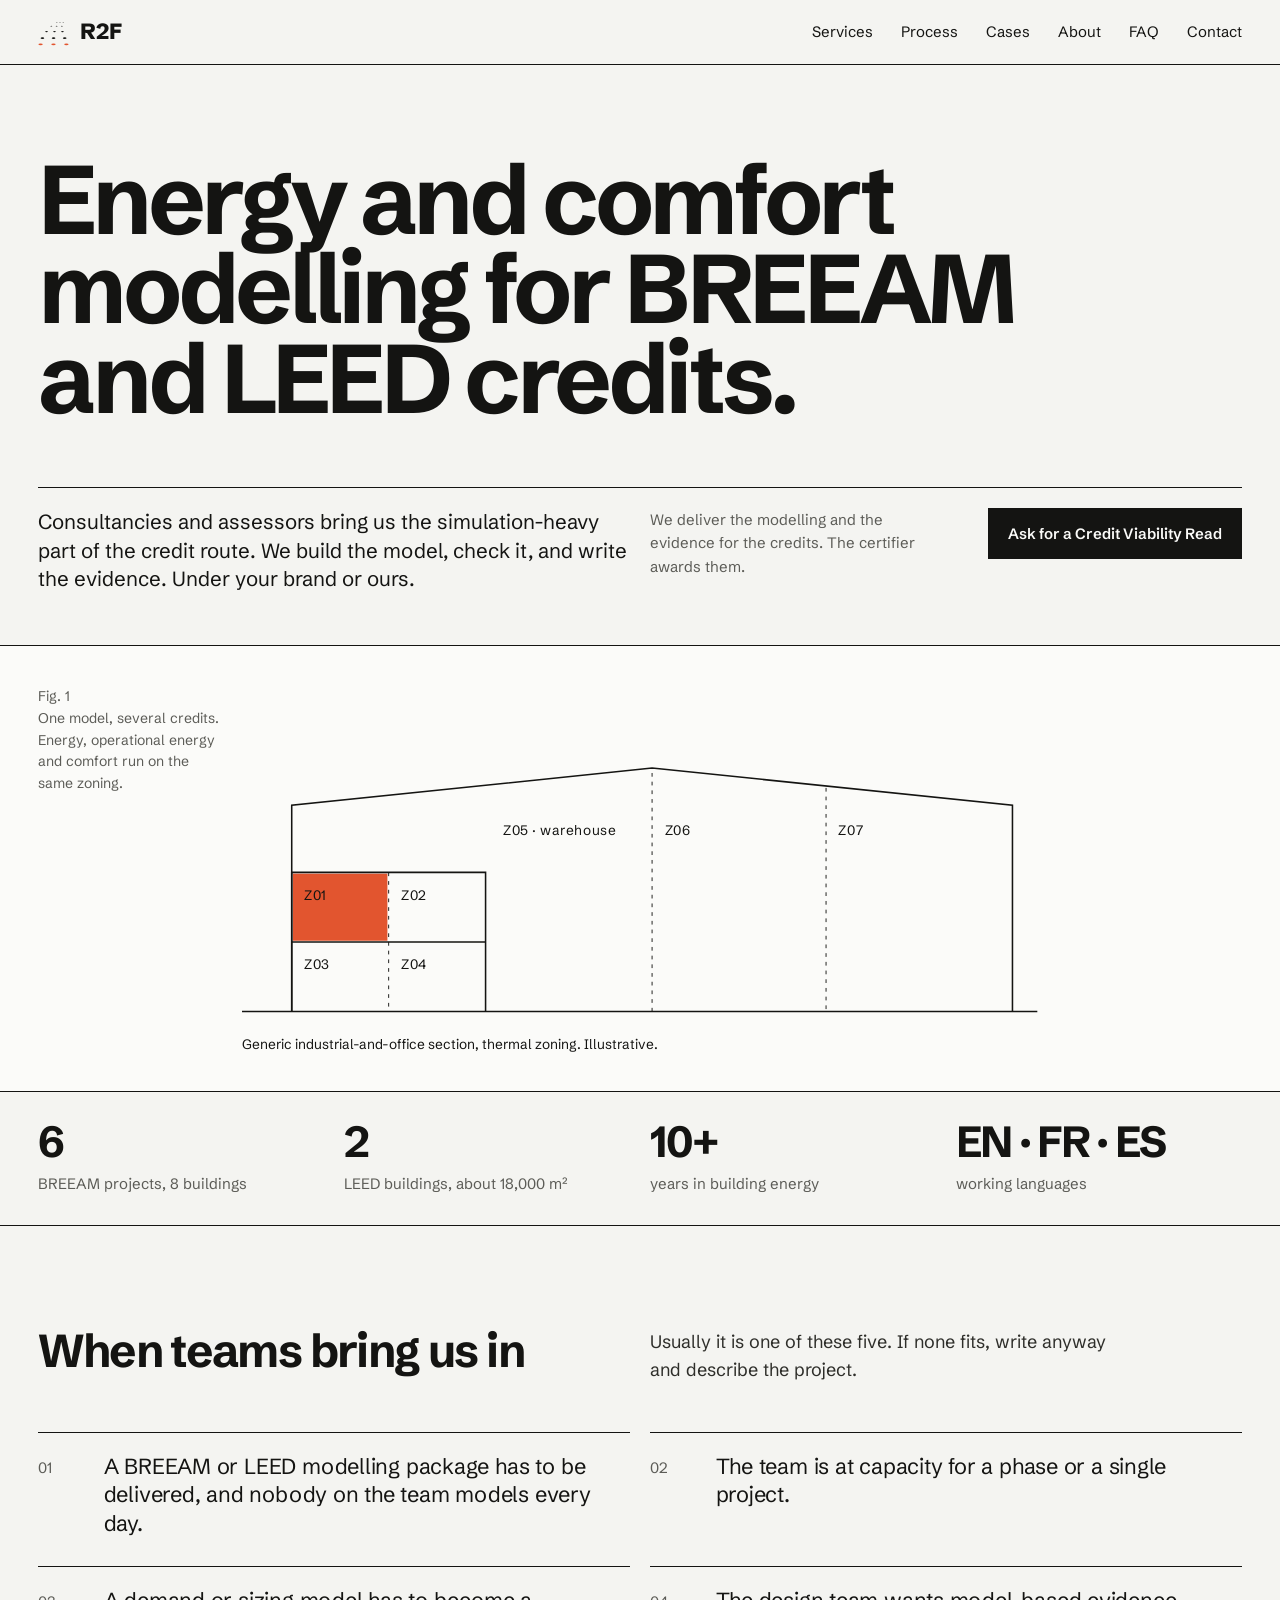
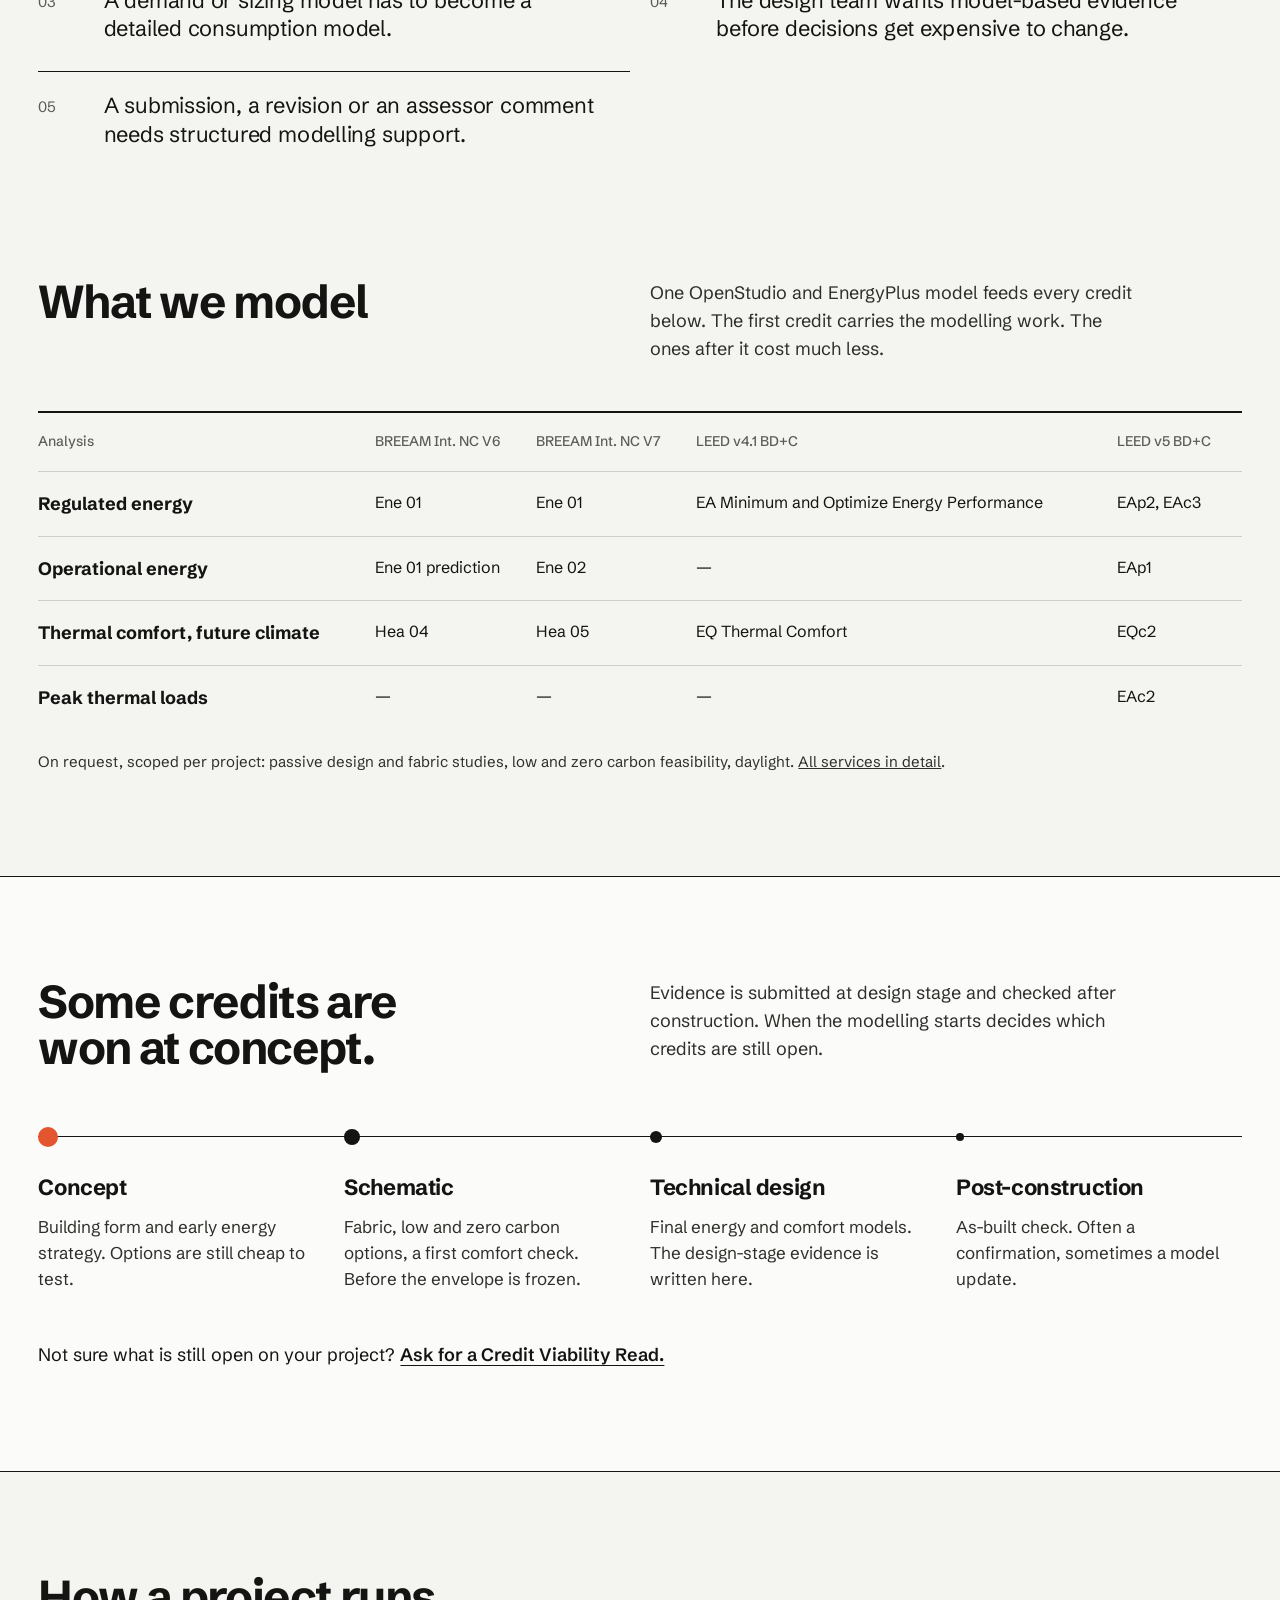
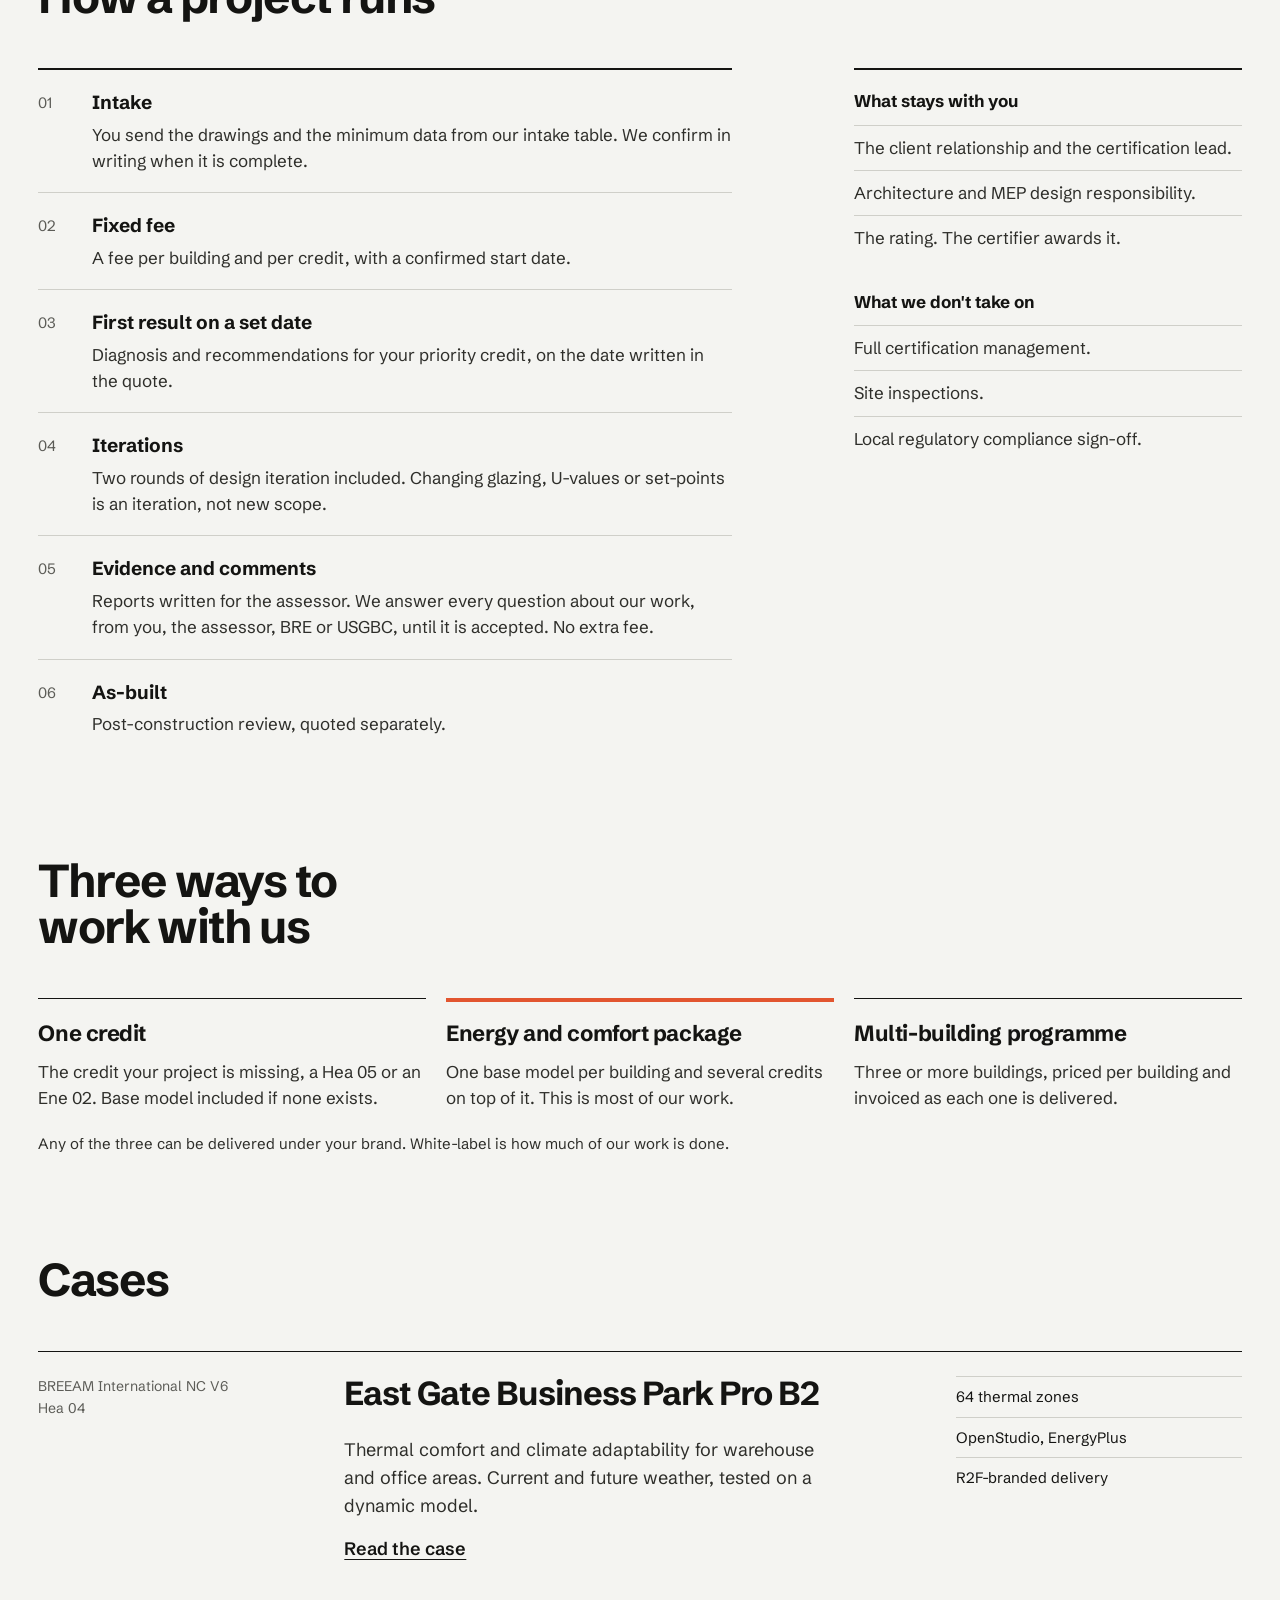
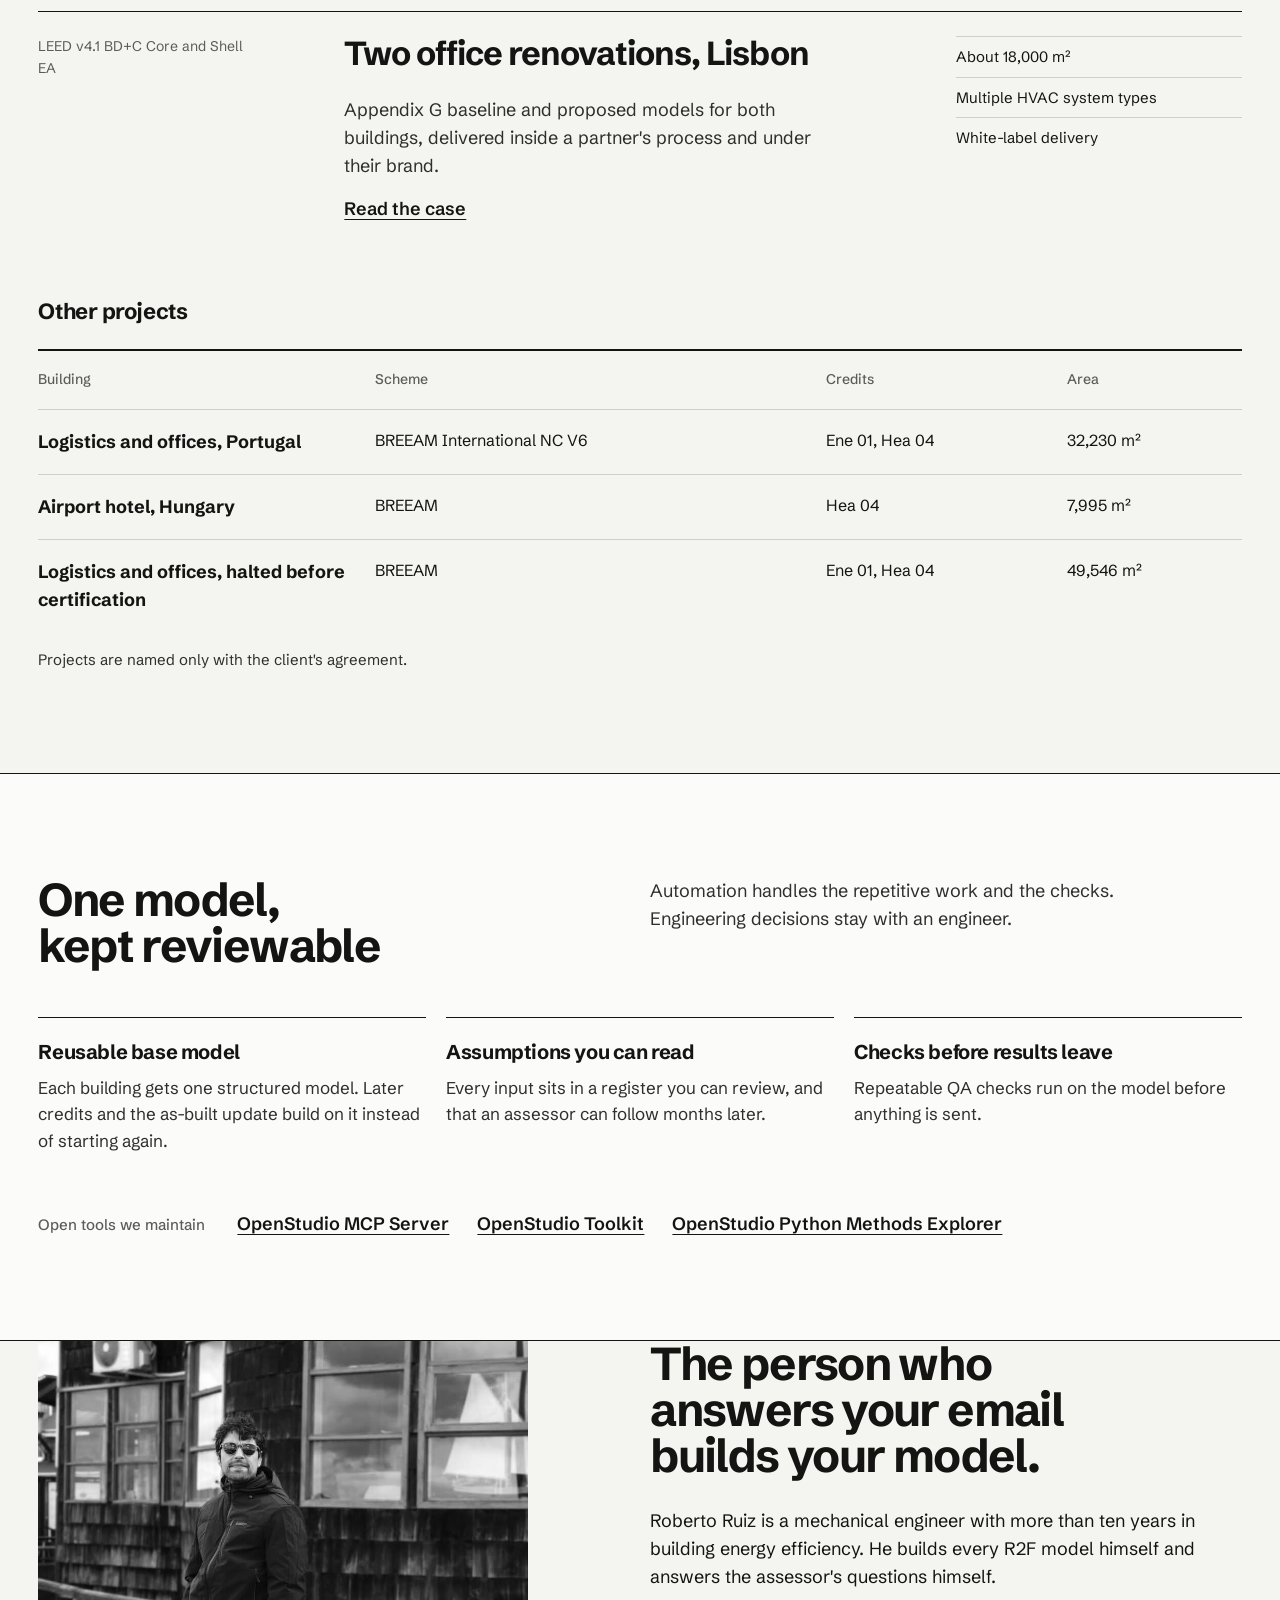
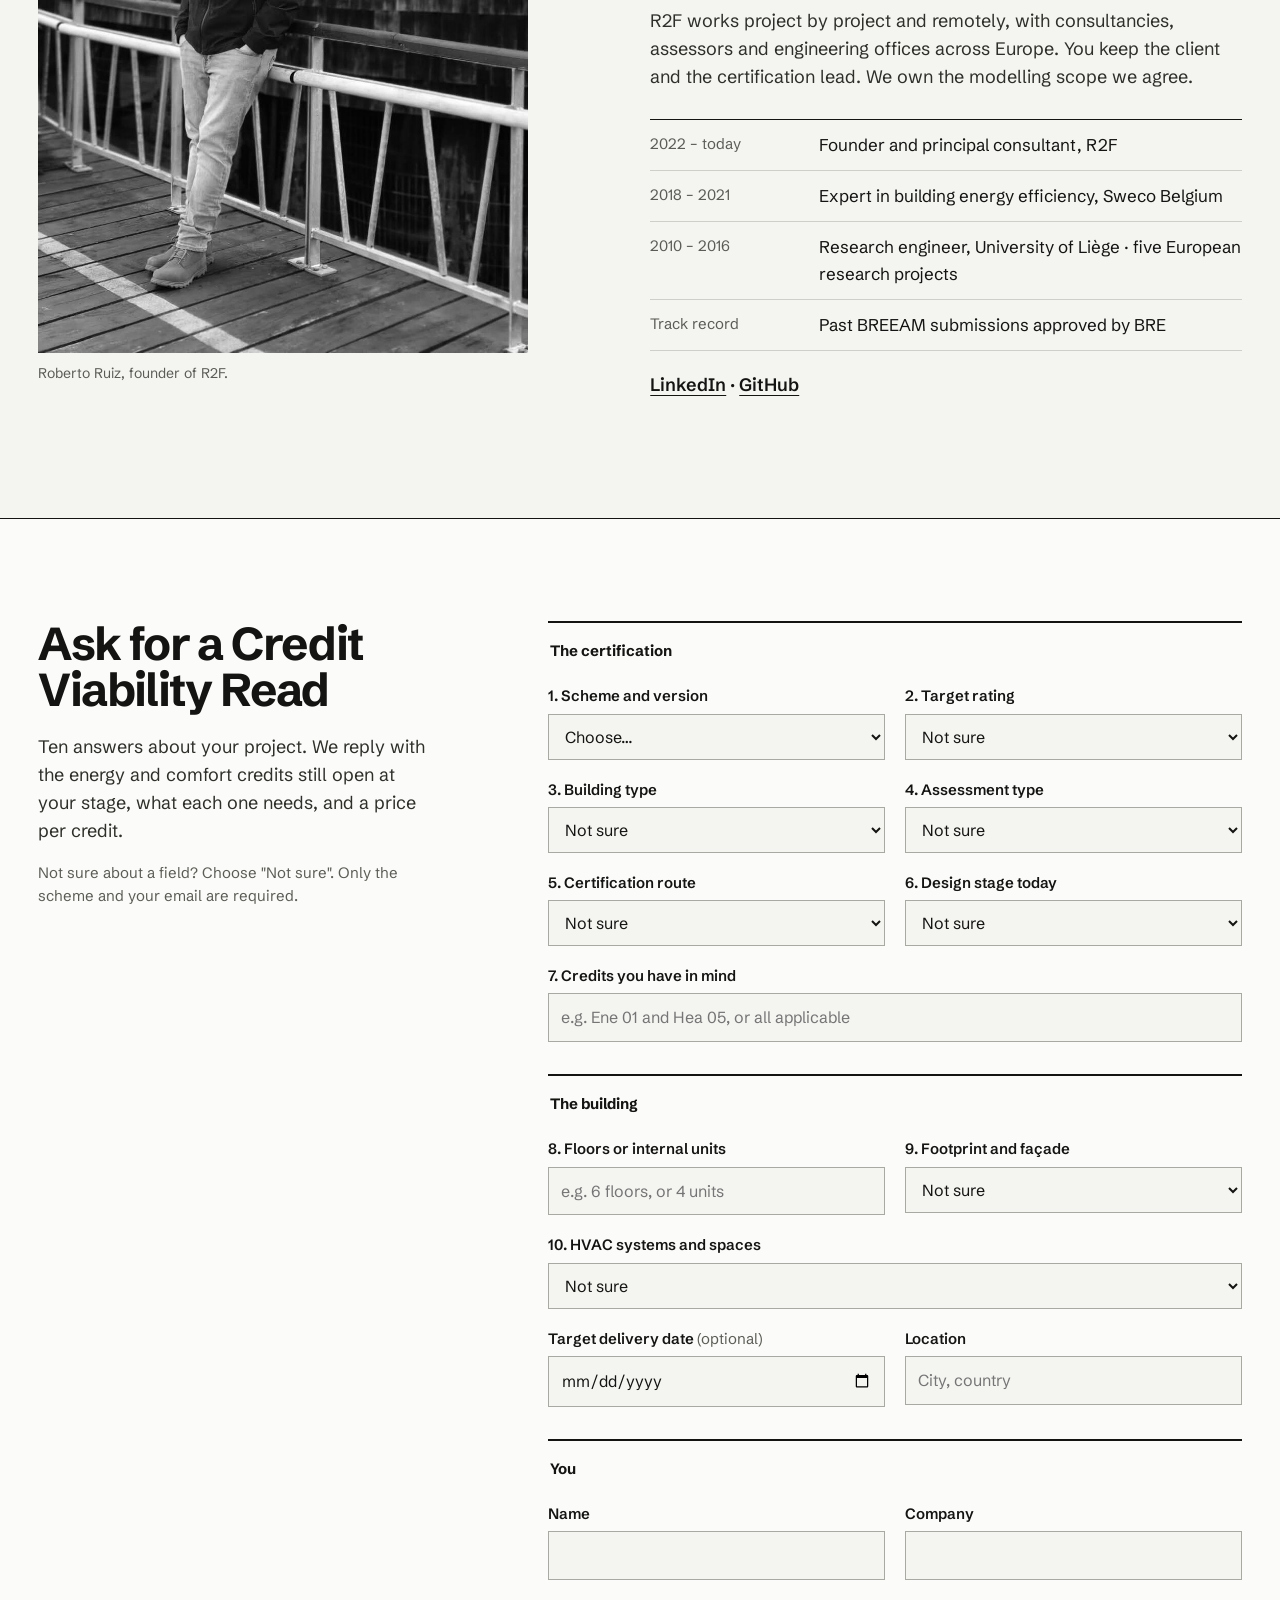
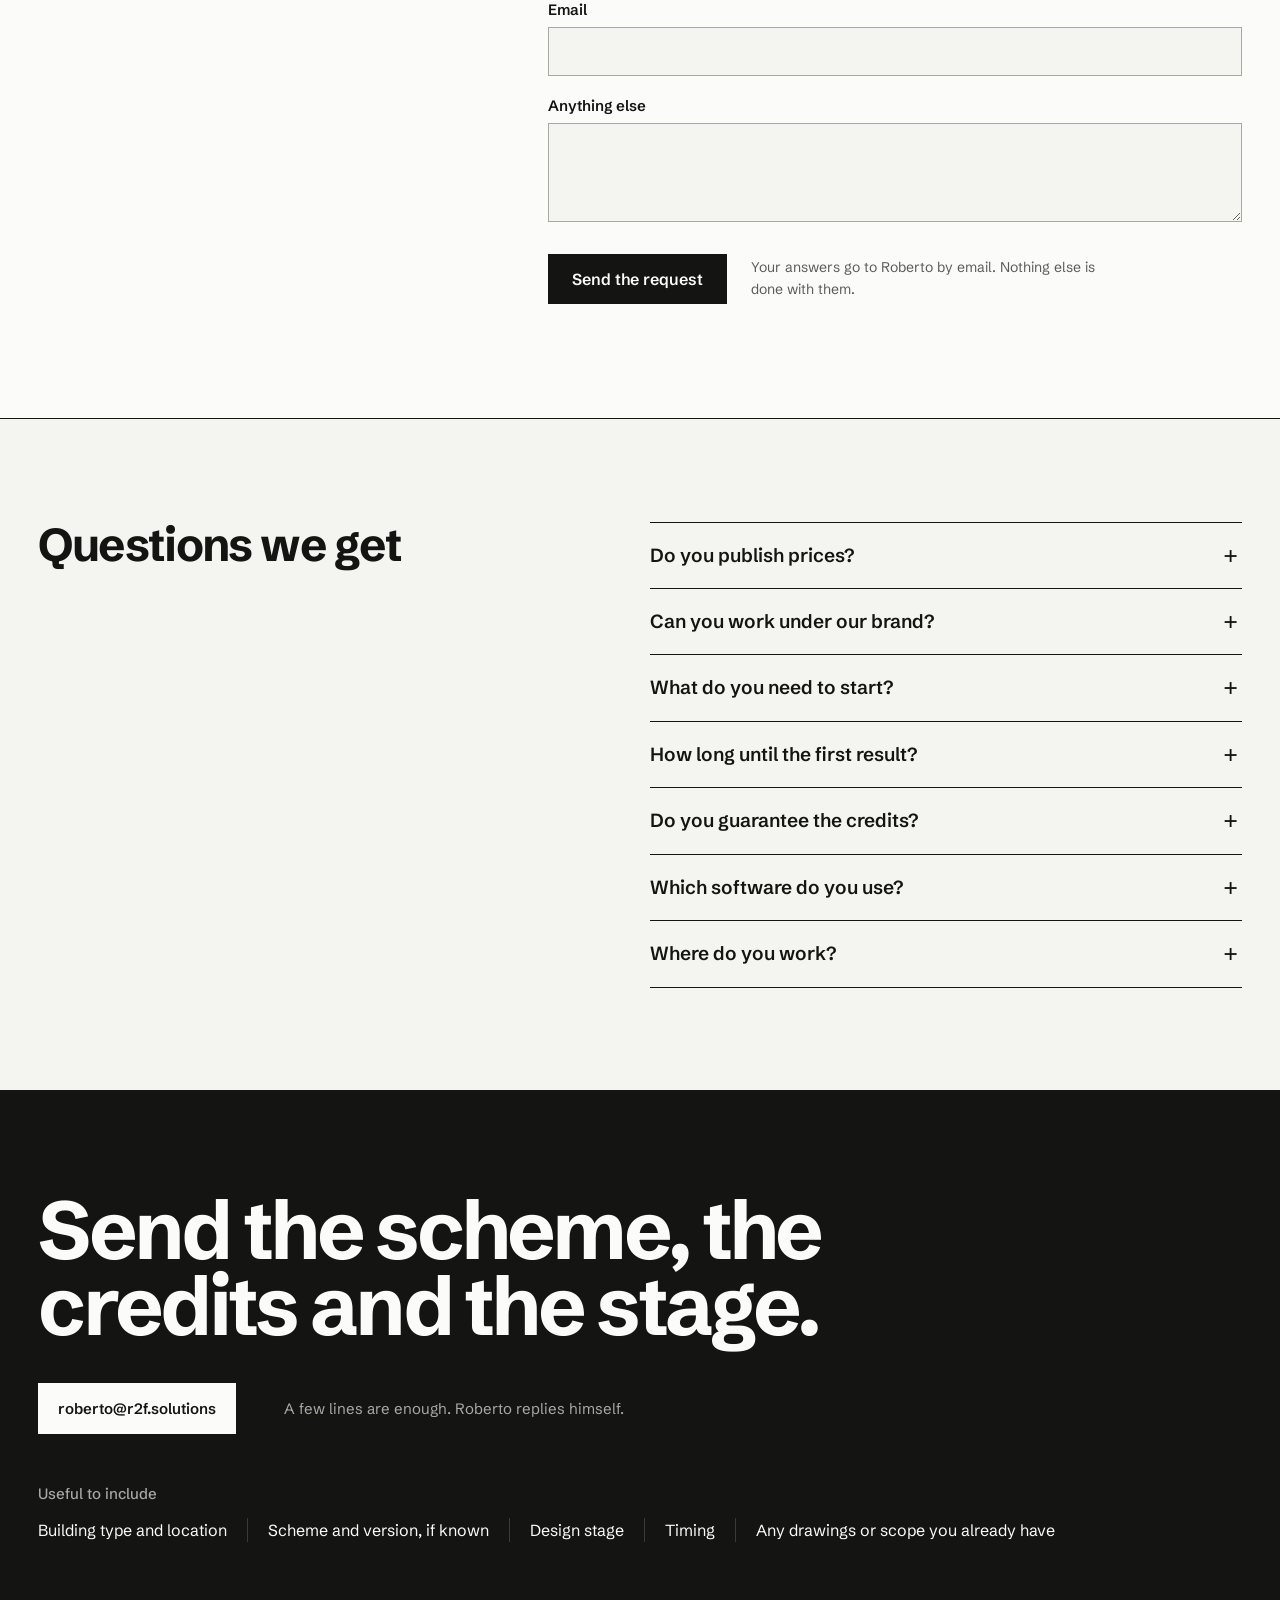
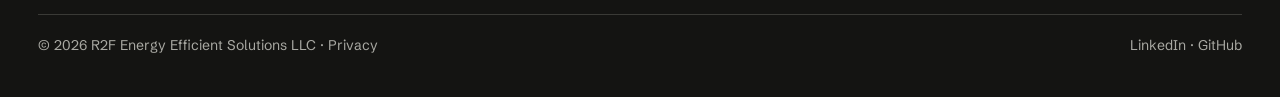
<file: index.html>
<!doctype html>
<html lang="en">
<head>
  <meta charset="utf-8">
  <meta name="viewport" content="width=device-width, initial-scale=1">
  <title>R2F — Energy and comfort modelling for BREEAM and LEED</title>
  <meta name="description" content="Energy and thermal comfort modelling for BREEAM and LEED credits. Models, assumptions, QA and evidence for consultancies and assessors in Europe.">
  <link rel="canonical" href="https://r2f.solutions/">
  <meta property="og:type" content="website">
  <meta property="og:title" content="R2F — Energy and comfort modelling for BREEAM and LEED">
  <meta property="og:description" content="The simulation-heavy part of the credit route: model, assumptions, QA and evidence.">
  <meta property="og:url" content="https://r2f.solutions/">
  <meta property="og:image" content="https://r2f.solutions/img/og-r2f.png">
  <meta name="twitter:card" content="summary_large_image">
  <link rel="icon" href="favicon.svg" type="image/svg+xml">
  <link rel="apple-touch-icon" href="img/apple-touch-icon.png">
  <link rel="preload" href="fonts/schibsted-grotesk-latin.woff2" as="font" type="font/woff2" crossorigin>
  <link rel="stylesheet" href="css/site.css">
  <script type="application/ld+json">
  {
    "@context": "https://schema.org",
    "@type": "ProfessionalService",
    "name": "R2F Energy Efficient Solutions LLC",
    "url": "https://r2f.solutions/",
    "email": "roberto@r2f.solutions",
    "description": "Energy and thermal comfort modelling for BREEAM and LEED credits.",
    "founder": { "@type": "Person", "name": "Roberto Ruiz", "jobTitle": "Mechanical engineer" },
    "sameAs": ["https://www.linkedin.com/company/r2f-energy-efficient-solutions", "https://www.linkedin.com/in/roruizf", "https://github.com/roruizf"]
  }
  </script>
</head>
<body>
<a class="skip" href="#main">Skip to content</a>

<header class="site-header">
  <div class="wrap">
    <a class="logo" href="#main" aria-label="R2F, home">
      <img src="img/r2f-mark.svg" alt="" width="32" height="27">R2F
    </a>
    <nav class="site-nav" aria-label="Main">
      <a href="services/">Services</a>
      <a href="#process">Process</a>
      <a href="#cases">Cases</a>
      <a href="about/">About</a>
      <a href="#faq">FAQ</a>
      <a href="#contact">Contact</a>
    </nav>
  </div>
</header>

<main id="main">

  <section class="hero" aria-labelledby="hero-title">
    <div class="wrap grid">
      <h1 id="hero-title">Energy and comfort modelling for BREEAM and LEED credits.</h1>
      <div class="hero-meta">
        <p class="lede">Consultancies and assessors bring us the simulation-heavy part of the credit route. We build the model, check it, and write the evidence. Under your brand or ours.</p>
        <p class="disclaimer">We deliver the modelling and the evidence for the credits. The certifier awards them.</p>
        <div class="hero-cta"><a class="btn" href="#read">Ask for a Credit Viability Read</a></div>
      </div>
    </div>
  </section>

  <section class="figure" aria-label="Illustration">
    <div class="wrap grid">
      <p class="figure-note">Fig. 1<br>One model, several credits. Energy, operational energy and comfort run on the same zoning.</p>
      <div class="figure-art">
        <svg viewBox="0 0 640 300" role="img" aria-label="Generic section of a warehouse with an office block, divided into thermal zones">
          <rect x="41" y="151" width="76" height="54" fill="#E2552F"/>
          <g fill="none" stroke="#141412" stroke-width="1.25">
            <line x1="0" y1="262" x2="640" y2="262"/>
            <path d="M40 262 V96 L330 66 L620 96 V262"/>
            <path d="M40 262 V150 H196 V262"/>
            <line x1="40" y1="206" x2="196" y2="206"/>
          </g>
          <g fill="none" stroke="#141412" stroke-width="0.75" stroke-dasharray="3 4">
            <line x1="118" y1="150" x2="118" y2="262"/>
            <line x1="330" y1="70" x2="330" y2="262"/>
            <line x1="470" y1="82" x2="470" y2="262"/>
          </g>
          <g fill="#141412" font-family="Schibsted Grotesk, sans-serif" font-size="11" letter-spacing="0.04em">
            <text x="50" y="172">Z01</text><text x="128" y="172">Z02</text>
            <text x="50" y="228">Z03</text><text x="128" y="228">Z04</text>
            <text x="210" y="120">Z05 · warehouse</text><text x="340" y="120">Z06</text><text x="480" y="120">Z07</text>
          </g>
          <text x="0" y="292" fill="#141412" font-family="Schibsted Grotesk, sans-serif" font-size="11">Generic industrial-and-office section, thermal zoning. Illustrative.</text>
        </svg>
      </div>
    </div>
  </section>

  <section class="record" aria-label="Track record">
    <div class="wrap">
      <ul class="record-list">
        <li><strong>6</strong>BREEAM projects, 8 buildings</li>
        <li><strong>2</strong>LEED buildings, about 18,000 m²</li>
        <li><strong>10+</strong>years in building energy</li>
        <li><strong>EN · FR · ES</strong>working languages</li>
      </ul>
    </div>
  </section>

  <section class="sec" id="situations" aria-labelledby="situations-title">
    <div class="wrap grid">
      <h2 id="situations-title">When teams bring us in</h2>
      <p class="intro">Usually it is one of these five. If none fits, write anyway and describe the project.</p>
      <ol class="situations">
        <li>A BREEAM or LEED modelling package has to be delivered, and nobody on the team models every day.</li>
        <li>The team is at capacity for a phase or a single project.</li>
        <li>A demand or sizing model has to become a detailed consumption model.</li>
        <li>The design team wants model-based evidence before decisions get expensive to change.</li>
        <li>A submission, a revision or an assessor comment needs structured modelling support.</li>
      </ol>
    </div>
  </section>

  <section class="sec sec--tight-top" id="credits" aria-labelledby="credits-title">
    <div class="wrap grid">
      <h2 id="credits-title">What we model</h2>
      <p class="intro">One OpenStudio and EnergyPlus model feeds every credit below. The first credit carries the modelling work. The ones after it cost much less.</p>
      <div class="tablebox">
        <table>
          <caption class="skip">Credits covered by scheme and version</caption>
          <thead>
            <tr><th scope="col">Analysis</th><th scope="col">BREEAM Int. NC V6</th><th scope="col">BREEAM Int. NC V7</th><th scope="col">LEED v4.1 BD+C</th><th scope="col">LEED v5 BD+C</th></tr>
          </thead>
          <tbody>
            <tr><th scope="row">Regulated energy</th><td data-label="BREEAM Int. NC V6">Ene 01</td><td data-label="BREEAM Int. NC V7">Ene 01</td><td data-label="LEED v4.1 BD+C">EA Minimum and Optimize Energy Performance</td><td data-label="LEED v5 BD+C">EAp2, EAc3</td></tr>
            <tr><th scope="row">Operational energy</th><td data-label="BREEAM Int. NC V6">Ene 01 prediction</td><td data-label="BREEAM Int. NC V7">Ene 02</td><td data-label="LEED v4.1 BD+C">—</td><td data-label="LEED v5 BD+C">EAp1</td></tr>
            <tr><th scope="row">Thermal comfort, future climate</th><td data-label="BREEAM Int. NC V6">Hea 04</td><td data-label="BREEAM Int. NC V7">Hea 05</td><td data-label="LEED v4.1 BD+C">EQ Thermal Comfort</td><td data-label="LEED v5 BD+C">EQc2</td></tr>
            <tr><th scope="row">Peak thermal loads</th><td data-label="BREEAM Int. NC V6">—</td><td data-label="BREEAM Int. NC V7">—</td><td data-label="LEED v4.1 BD+C">—</td><td data-label="LEED v5 BD+C">EAc2</td></tr>
          </tbody>
        </table>
      </div>
      <p class="table-note">On request, scoped per project: passive design and fabric studies, low and zero carbon feasibility, daylight. <a href="services/">All services in detail</a>.</p>
    </div>
  </section>

  <section class="band" id="timing" aria-labelledby="timing-title">
    <div class="wrap grid">
      <h2 id="timing-title">Some credits are won at concept.</h2>
      <p class="intro">Evidence is submitted at design stage and checked after construction. When the modelling starts decides which credits are still open.</p>
      <ol class="stages">
        <li><span class="dot dot--1" aria-hidden="true"></span><h3>Concept</h3><p>Building form and early energy strategy. Options are still cheap to test.</p></li>
        <li><span class="dot dot--2" aria-hidden="true"></span><h3>Schematic</h3><p>Fabric, low and zero carbon options, a first comfort check. Before the envelope is frozen.</p></li>
        <li><span class="dot dot--3" aria-hidden="true"></span><h3>Technical design</h3><p>Final energy and comfort models. The design-stage evidence is written here.</p></li>
        <li><span class="dot dot--4" aria-hidden="true"></span><h3>Post-construction</h3><p>As-built check. Often a confirmation, sometimes a model update.</p></li>
      </ol>
      <p class="stage-cta">Not sure what is still open on your project? <a href="#contact">Ask for a Credit Viability Read.</a></p>
    </div>
  </section>

  <section class="sec" id="process" aria-labelledby="process-title">
    <div class="wrap grid">
      <h2 id="process-title">How a project runs</h2>
      <ol class="steps">
        <li><h3>Intake</h3><p>You send the drawings and the minimum data from our intake table. We confirm in writing when it is complete.</p></li>
        <li><h3>Fixed fee</h3><p>A fee per building and per credit, with a confirmed start date.</p></li>
        <li><h3>First result on a set date</h3><p>Diagnosis and recommendations for your priority credit, on the date written in the quote.</p></li>
        <li><h3>Iterations</h3><p>Two rounds of design iteration included. Changing glazing, U-values or set-points is an iteration, not new scope.</p></li>
        <li><h3>Evidence and comments</h3><p>Reports written for the assessor. We answer every question about our work, from you, the assessor, BRE or USGBC, until it is accepted. No extra fee.</p></li>
        <li><h3>As-built</h3><p>Post-construction review, quoted separately.</p></li>
      </ol>
      <aside class="limits" aria-labelledby="limits-title">
        <h3 id="limits-title">What stays with you</h3>
        <ul>
          <li>The client relationship and the certification lead.</li>
          <li>Architecture and MEP design responsibility.</li>
          <li>The rating. The certifier awards it.</li>
        </ul>
        <h3>What we don't take on</h3>
        <ul>
          <li>Full certification management.</li>
          <li>Site inspections.</li>
          <li>Local regulatory compliance sign-off.</li>
        </ul>
      </aside>
    </div>
  </section>

  <section class="sec sec--tight-top" id="engage" aria-labelledby="engage-title">
    <div class="wrap grid">
      <h2 id="engage-title">Three ways to work with us</h2>
      <div class="ways">
        <div><h3>One credit</h3><p>The credit your project is missing, a Hea 05 or an Ene 02. Base model included if none exists.</p></div>
        <div class="ways-main"><h3>Energy and comfort package</h3><p>One base model per building and several credits on top of it. This is most of our work.</p></div>
        <div><h3>Multi-building programme</h3><p>Three or more buildings, priced per building and invoiced as each one is delivered.</p></div>
      </div>
      <p class="table-note">Any of the three can be delivered under your brand. White-label is how much of our work is done.</p>
    </div>
  </section>

  <section class="sec sec--tight-top" id="cases" aria-labelledby="cases-title">
    <div class="wrap grid">
      <h2 id="cases-title">Cases</h2>
      <article class="case">
        <p class="case-tag">BREEAM International NC V6<br>Hea 04</p>
        <h3><a href="cases/east-gate/">East Gate Business Park Pro B2</a></h3>
        <p class="case-body">Thermal comfort and climate adaptability for warehouse and office areas. Current and future weather, tested on a dynamic model.</p>
        <p class="case-link"><a href="cases/east-gate/">Read the case</a></p>
        <ul class="case-facts"><li>64 thermal zones</li><li>OpenStudio, EnergyPlus</li><li>R2F-branded delivery</li></ul>
      </article>
      <article class="case">
        <p class="case-tag">LEED v4.1 BD+C Core and Shell<br>EA</p>
        <h3><a href="cases/lisbon-offices/">Two office renovations, Lisbon</a></h3>
        <p class="case-body">Appendix G baseline and proposed models for both buildings, delivered inside a partner's process and under their brand.</p>
        <p class="case-link"><a href="cases/lisbon-offices/">Read the case</a></p>
        <ul class="case-facts"><li>About 18,000 m²</li><li>Multiple HVAC system types</li><li>White-label delivery</li></ul>
      </article>
      <div class="project-index">
        <h3>Other projects</h3>
        <div class="tablebox tablebox--flat">
          <table>
            <caption class="skip">Other projects</caption>
            <thead><tr><th scope="col">Building</th><th scope="col">Scheme</th><th scope="col">Credits</th><th scope="col">Area</th></tr></thead>
            <tbody>
              <tr><th scope="row">Logistics and offices, Portugal</th><td data-label="Scheme">BREEAM International NC V6</td><td data-label="Credits">Ene 01, Hea 04</td><td data-label="Area">32,230 m²</td></tr>
              <tr><th scope="row">Airport hotel, Hungary</th><td data-label="Scheme">BREEAM</td><td data-label="Credits">Hea 04</td><td data-label="Area">7,995 m²</td></tr>
              <tr><th scope="row">Logistics and offices, halted before certification</th><td data-label="Scheme">BREEAM</td><td data-label="Credits">Ene 01, Hea 04</td><td data-label="Area">49,546 m²</td></tr>
            </tbody>
          </table>
        </div>
        <p class="table-note">Projects are named only with the client's agreement.</p>
      </div>
    </div>
  </section>

  <section class="band" id="method" aria-labelledby="method-title">
    <div class="wrap grid">
      <h2 id="method-title">One model, kept reviewable</h2>
      <p class="intro">Automation handles the repetitive work and the checks. Engineering decisions stay with an engineer.</p>
      <dl class="method">
        <div><dt>Reusable base model</dt><dd>Each building gets one structured model. Later credits and the as-built update build on it instead of starting again.</dd></div>
        <div><dt>Assumptions you can read</dt><dd>Every input sits in a register you can review, and that an assessor can follow months later.</dd></div>
        <div><dt>Checks before results leave</dt><dd>Repeatable QA checks run on the model before anything is sent.</dd></div>
      </dl>
      <div class="tools">
        <h3>Open tools we maintain</h3>
        <ul>
          <li><a href="https://github.com/roruizf/openstudio-mcp-server">OpenStudio MCP Server</a></li>
          <li><a href="https://github.com/roruizf/OpenStudio-Toolkit">OpenStudio Toolkit</a></li>
          <li><a href="https://github.com/roruizf/OpenStudio-Python-Methods-Explorer">OpenStudio Python Methods Explorer</a></li>
        </ul>
      </div>
    </div>
  </section>

  <section class="sec sec--tight-top" id="about" aria-labelledby="about-title">
    <div class="wrap grid">
      <figure class="about-photo">
        <img src="img/roberto-ruiz.jpg" alt="Roberto Ruiz leaning on a railing in front of a timber-shingled building" width="960" height="1200" loading="lazy">
        <figcaption>Roberto Ruiz, founder of R2F.</figcaption>
      </figure>
      <div class="about-text">
        <h2 id="about-title">The person who answers your email builds your model.</h2>
        <p>Roberto Ruiz is a mechanical engineer with more than ten years in building energy efficiency. He builds every R2F model himself and answers the assessor's questions himself.</p>
        <p class="muted">R2F works project by project and remotely, with consultancies, assessors and engineering offices across Europe. You keep the client and the certification lead. We own the modelling scope we agree.</p>
        <dl class="background">
          <div><dt>2022 – today</dt><dd>Founder and principal consultant, R2F</dd></div>
          <div><dt>2018 – 2021</dt><dd>Expert in building energy efficiency, Sweco Belgium</dd></div>
          <div><dt>2010 – 2016</dt><dd>Research engineer, University of Liège · five European research projects</dd></div>
          <div><dt>Track record</dt><dd>Past BREEAM submissions approved by BRE</dd></div>
        </dl>
        <p class="about-links"><a href="https://www.linkedin.com/in/roruizf">LinkedIn</a> · <a href="https://github.com/roruizf">GitHub</a></p>
      </div>
    </div>
  </section>

  <section class="band" id="read" aria-labelledby="read-title">
    <div class="wrap grid">
      <div class="read-intro">
        <h2 id="read-title">Ask for a Credit Viability Read</h2>
        <p>Ten answers about your project. We reply with the energy and comfort credits still open at your stage, what each one needs, and a price per credit.</p>
        <p class="read-note">Not sure about a field? Choose "Not sure". Only the scheme and your email are required.</p>
      </div>
      <form class="read-form" id="read-form" action="https://formspree.io/f/FORMSPREE_ID" method="post" data-endpoint="https://formspree.io/f/FORMSPREE_ID">
        <input type="hidden" name="_subject" value="Credit Viability Read request">
        <div class="hp" aria-hidden="true"><label for="f-gotcha">Leave this empty</label><input id="f-gotcha" type="text" name="_gotcha" tabindex="-1" autocomplete="off"></div>
        <fieldset>
          <legend>The certification</legend>
          <div class="field">
            <label for="f-scheme">1. Scheme and version</label>
            <select id="f-scheme" name="Scheme and version" required>
              <option value="">Choose…</option>
              <option>BREEAM International NC V6</option>
              <option>BREEAM International NC V7</option>
              <option>LEED v4.1 BD+C</option>
              <option>LEED v5 BD+C</option>
              <option>Other / not sure</option>
            </select>
          </div>
          <div class="field">
            <label for="f-rating">2. Target rating</label>
            <select id="f-rating" name="Target rating">
              <option>Not sure</option>
              <option>BREEAM Pass, Good or Very Good</option>
              <option>BREEAM Excellent</option>
              <option>BREEAM Outstanding</option>
              <option>LEED Certified, Silver or Gold</option>
              <option>LEED Platinum</option>
            </select>
          </div>
          <div class="field">
            <label for="f-type">3. Building type</label>
            <select id="f-type" name="Building type">
              <option>Not sure</option>
              <option>Warehouse / logistics</option>
              <option>Office</option>
              <option>Hotel / hospitality</option>
              <option>Retail</option>
              <option>Industrial</option>
              <option>Healthcare</option>
              <option>Education</option>
              <option>Residential institution</option>
              <option>Other</option>
            </select>
          </div>
          <div class="field">
            <label for="f-assess">4. Assessment type</label>
            <select id="f-assess" name="Assessment type">
              <option>Not sure</option>
              <option>Fully fitted</option>
              <option>Shell and core</option>
              <option>Shell only</option>
              <option>Partially fitted</option>
            </select>
          </div>
          <div class="field">
            <label for="f-route">5. Certification route</label>
            <select id="f-route" name="Certification route">
              <option>Not sure</option>
              <option>Design stage</option>
              <option>Design stage and post-construction</option>
              <option>Post-construction only</option>
            </select>
          </div>
          <div class="field">
            <label for="f-stage">6. Design stage today</label>
            <select id="f-stage" name="Design stage today">
              <option>Not sure</option>
              <option>Concept</option>
              <option>Developed design</option>
              <option>Technical design</option>
              <option>Construction or handover</option>
            </select>
          </div>
          <div class="field field--wide">
            <label for="f-credits">7. Credits you have in mind</label>
            <input id="f-credits" name="Credits in mind" type="text" placeholder="e.g. Ene 01 and Hea 05, or all applicable">
          </div>
        </fieldset>
        <fieldset>
          <legend>The building</legend>
          <div class="field">
            <label for="f-floors">8. Floors or internal units</label>
            <input id="f-floors" name="Floors or units" type="text" placeholder="e.g. 6 floors, or 4 units">
          </div>
          <div class="field">
            <label for="f-geom">9. Footprint and façade</label>
            <select id="f-geom" name="Footprint and facade">
              <option>Not sure</option>
              <option>Regular: simple footprint, uniform façade</option>
              <option>Irregular: complex footprint or varied façade</option>
            </select>
          </div>
          <div class="field field--wide">
            <label for="f-hvac">10. HVAC systems and spaces</label>
            <select id="f-hvac" name="HVAC systems and spaces">
              <option>Not sure</option>
              <option>One system family serving the building</option>
              <option>Several HVAC systems, or many space types to model</option>
            </select>
          </div>
          <div class="field">
            <label for="f-date">Target delivery date <span>(optional)</span></label>
            <input id="f-date" name="Target date" type="date">
          </div>
          <div class="field">
            <label for="f-location">Location</label>
            <input id="f-location" name="Location" type="text" placeholder="City, country">
          </div>
        </fieldset>
        <fieldset>
          <legend>You</legend>
          <div class="field">
            <label for="f-name">Name</label>
            <input id="f-name" name="Name" type="text" autocomplete="name">
          </div>
          <div class="field">
            <label for="f-company">Company</label>
            <input id="f-company" name="Company" type="text" autocomplete="organization">
          </div>
          <div class="field field--wide">
            <label for="f-email">Email</label>
            <input id="f-email" name="Email" type="email" autocomplete="email" required>
          </div>
          <div class="field field--wide">
            <label for="f-notes">Anything else</label>
            <textarea id="f-notes" name="Notes" rows="3"></textarea>
          </div>
        </fieldset>
        <div class="read-submit">
          <button class="btn" type="submit">Send the request</button>
          <p>Your answers go to Roberto by email. Nothing else is done with them.</p>
          <p class="read-status" id="read-status" role="status" aria-live="polite"></p>
        </div>
      </form>
    </div>
  </section>

  <section class="sec" id="faq" aria-labelledby="faq-title">
    <div class="wrap grid">
      <h2 id="faq-title">Questions we get</h2>
      <div class="faq">
        <details><summary>Do you publish prices?</summary><p>No. You get a range early, and a fixed fee per building and credit once the minimum data is in. Every quote lists what is included and what is not.</p></details>
        <details><summary>Can you work under our brand?</summary><p>Yes. We use your templates and your name on the reports, and we stay out of your client relationship.</p></details>
        <details><summary>What do you need to start?</summary><p>Drawings, the scheme and version, the assessment type, the design stage and a description of the systems. At intake we send a short table of the minimum data and who usually provides it.</p></details>
        <details><summary>How long until the first result?</summary><p>It depends on the size and complexity of the building and the first credit. The date is written in the quote, and the clock starts when the minimum data is complete.</p></details>
        <details><summary>Do you guarantee the credits?</summary><p>No one honestly can: the certifier awards them. We guarantee our own work. If the assessor or BRE finds an error in it, we fix it until it is accepted.</p></details>
        <details><summary>Which software do you use?</summary><p>OpenStudio and EnergyPlus, with our own scripts for setup and QA.</p></details>
        <details><summary>Where do you work?</summary><p>Remotely, with teams across Europe, in English, French or Spanish.</p></details>
      </div>
    </div>
  </section>

</main>

<section class="contact" id="contact" aria-labelledby="contact-title">
  <div class="wrap grid">
    <h2 id="contact-title">Send the scheme, the credits and the stage.</h2>
    <div class="contact-row">
      <a class="btn" href="mailto:roberto@r2f.solutions">roberto@r2f.solutions</a>
      <p>A few lines are enough. Roberto replies himself.</p>
    </div>
    <div class="send-list">
      <h3>Useful to include</h3>
      <ul>
        <li>Building type and location</li>
        <li>Scheme and version, if known</li>
        <li>Design stage</li>
        <li>Timing</li>
        <li>Any drawings or scope you already have</li>
      </ul>
    </div>
    <footer class="site-footer">
      <span>© 2026 R2F Energy Efficient Solutions LLC · <a href="privacy/">Privacy</a></span>
      <span><a href="https://www.linkedin.com/company/r2f-energy-efficient-solutions">LinkedIn</a> · <a href="https://github.com/roruizf">GitHub</a></span>
    </footer>
  </div>
</section>

<script src="js/read-form.js" defer></script>
</body>
</html>
</file>
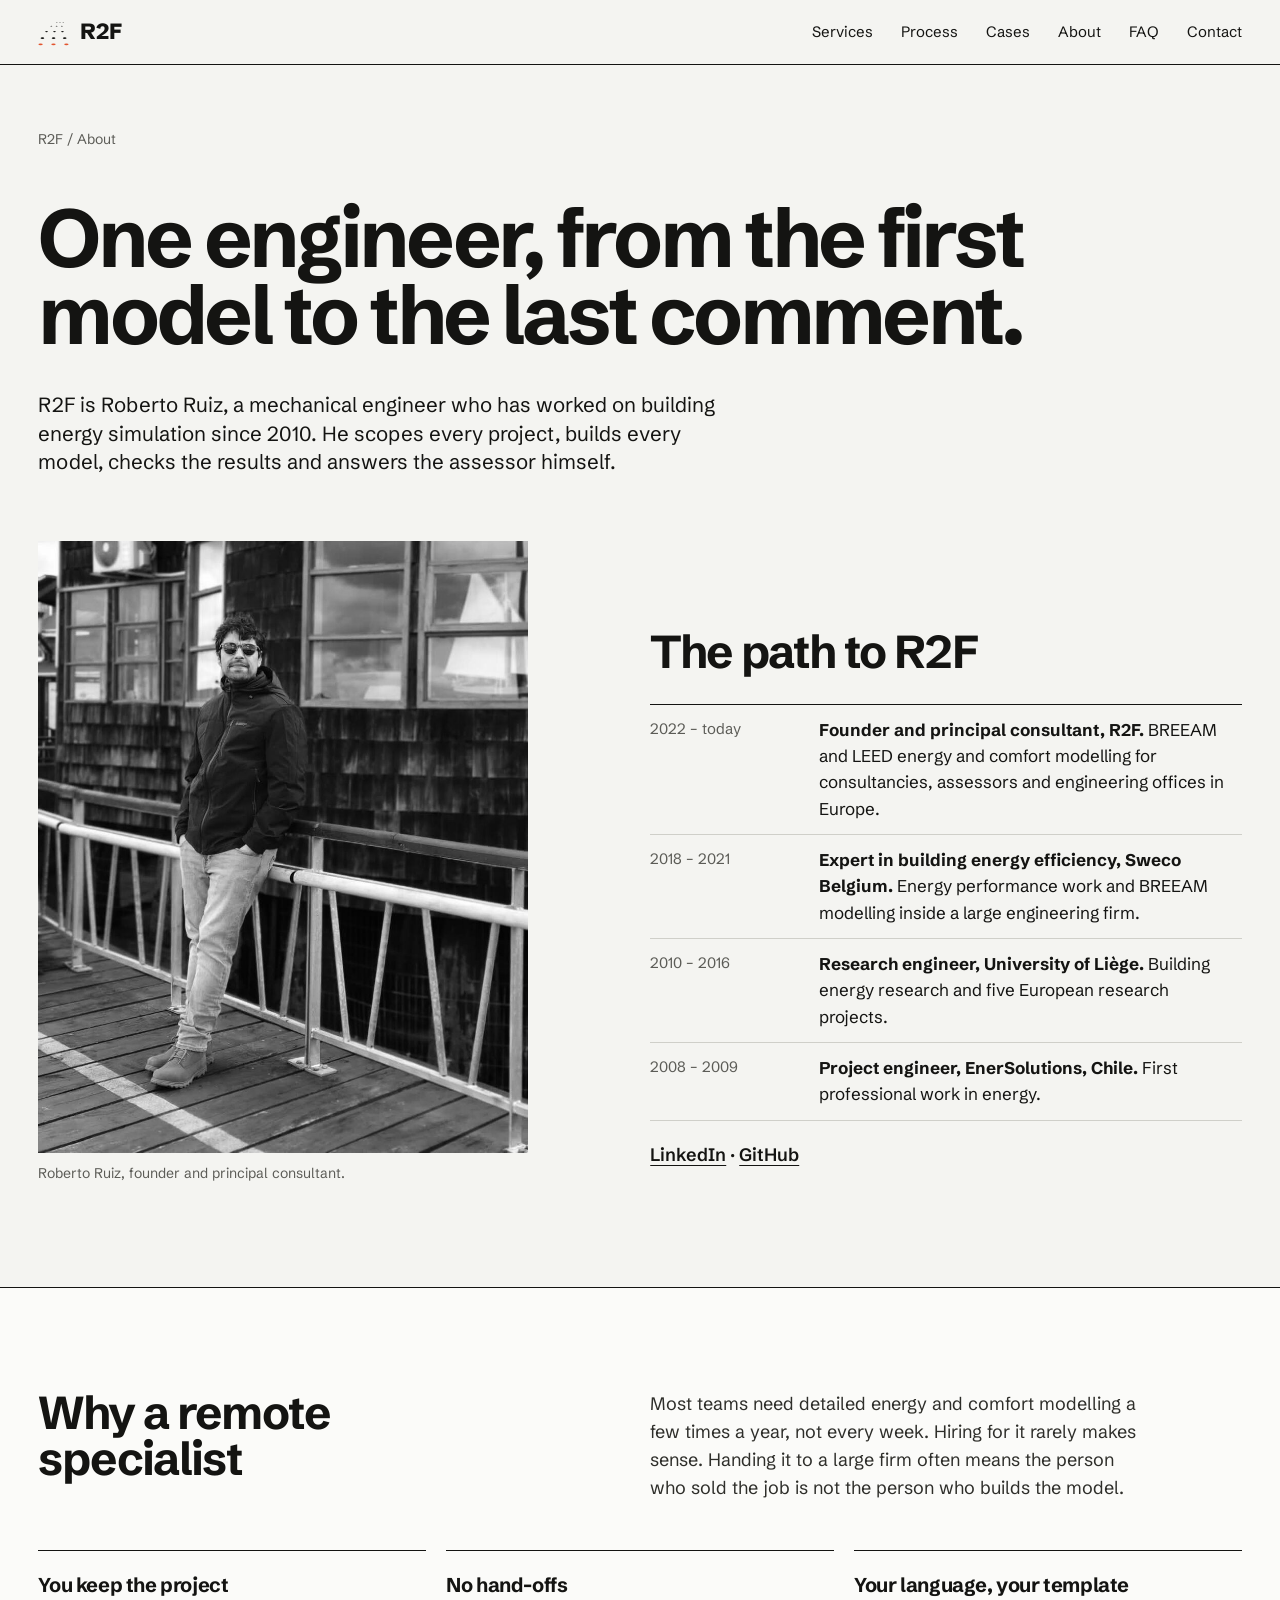
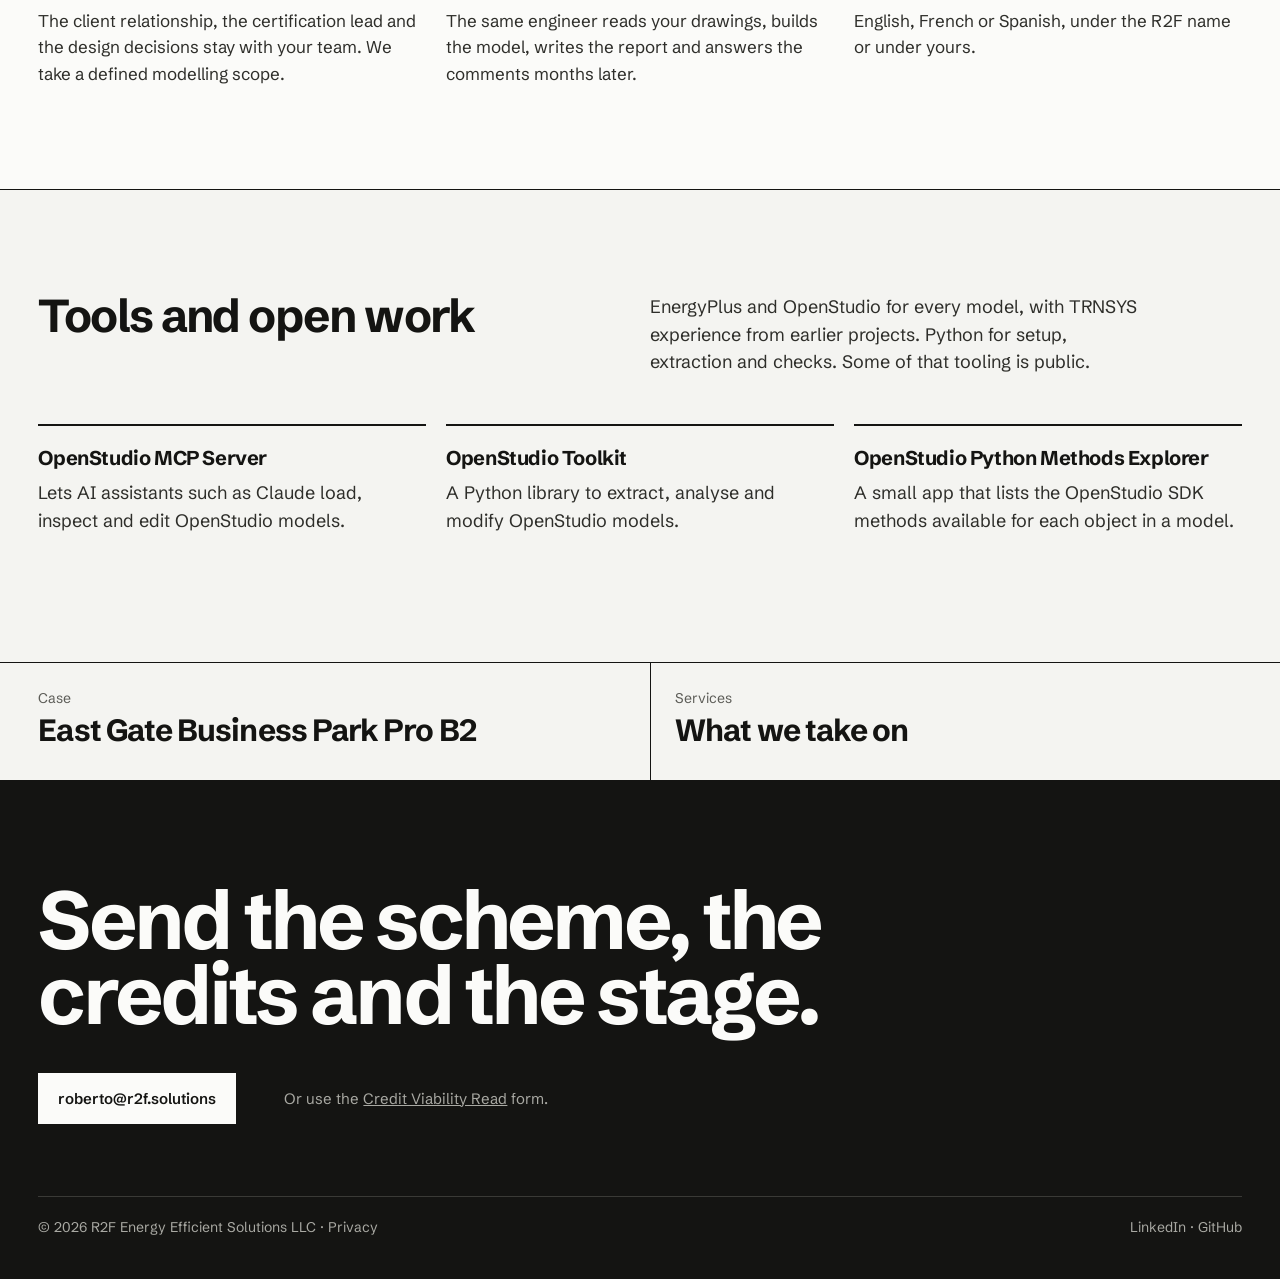
<file: about/index.html>
<!doctype html>
<html lang="en">
<head>
  <meta charset="utf-8">
  <meta name="viewport" content="width=device-width, initial-scale=1">
  <title>About Roberto Ruiz — R2F energy and comfort modelling</title>
  <meta name="description" content="Roberto Ruiz, mechanical engineer and founder of R2F. Building energy simulation since 2010: University of Liège, Sweco Belgium, BREEAM and LEED.">
  <link rel="canonical" href="https://r2f.solutions/about/">
  <meta property="og:type" content="profile">
  <meta property="og:title" content="About Roberto Ruiz — R2F">
  <meta property="og:description" content="The engineer who builds every R2F model.">
  <meta property="og:url" content="https://r2f.solutions/about/">
  <meta property="og:image" content="https://r2f.solutions/img/og-r2f.png">
  <meta name="twitter:card" content="summary_large_image">
  <link rel="icon" href="../favicon.svg" type="image/svg+xml">
  <link rel="apple-touch-icon" href="../img/apple-touch-icon.png">
  <link rel="preload" href="../fonts/schibsted-grotesk-latin.woff2" as="font" type="font/woff2" crossorigin>
  <link rel="stylesheet" href="../css/site.css">
  <script type="application/ld+json">
  {
    "@context": "https://schema.org",
    "@type": "ProfilePage",
    "url": "https://r2f.solutions/about/",
    "mainEntity": {
      "@type": "Person",
      "name": "Roberto Ruiz",
      "jobTitle": "Founder and principal consultant",
      "worksFor": { "@type": "Organization", "name": "R2F Energy Efficient Solutions LLC", "url": "https://r2f.solutions/" },
      "knowsLanguage": ["es", "en", "fr"],
      "image": "https://r2f.solutions/img/roberto-ruiz.jpg",
      "sameAs": ["https://www.linkedin.com/in/roruizf", "https://github.com/roruizf"]
    }
  }
  </script>
  <script type="application/ld+json">
{
  "@context": "https://schema.org",
  "@type": "BreadcrumbList",
  "itemListElement": [
    {
      "@type": "ListItem",
      "position": 1,
      "name": "R2F",
      "item": "https://r2f.solutions/"
    },
    {
      "@type": "ListItem",
      "position": 2,
      "name": "About",
      "item": "https://r2f.solutions/about/"
    }
  ]
}
  </script>
</head>
<body>
<a class="skip" href="#main">Skip to content</a>

<header class="site-header">
  <div class="wrap">
    <a class="logo" href="../" aria-label="R2F, home">
      <img src="../img/r2f-mark.svg" alt="" width="32" height="27">R2F
    </a>
    <nav class="site-nav" aria-label="Main">
      <a href="../services/">Services</a>
      <a href="../#process">Process</a>
      <a href="../#cases">Cases</a>
      <a href="../about/" aria-current="page">About</a>
      <a href="../#faq">FAQ</a>
      <a href="#contact">Contact</a>
    </nav>
  </div>
</header>

<main id="main">

  <section class="page-hero" aria-labelledby="page-title">
    <div class="wrap grid">
      <p class="crumb"><a href="../">R2F</a> / About</p>
      <h1 id="page-title">One engineer, from the first model to the last comment.</h1>
      <p class="lede">R2F is Roberto Ruiz, a mechanical engineer who has worked on building energy simulation since 2010. He scopes every project, builds every model, checks the results and answers the assessor himself.</p>
    </div>
  </section>

  <section class="sec sec--tight-top" aria-labelledby="path-title">
    <div class="wrap grid">
      <figure class="about-photo">
        <img src="../img/roberto-ruiz.jpg" alt="Roberto Ruiz leaning on a railing in front of a timber-shingled building" width="960" height="1200">
        <figcaption>Roberto Ruiz, founder and principal consultant.</figcaption>
      </figure>
      <div class="about-text">
        <h2 id="path-title">The path to R2F</h2>
        <dl class="background">
          <div><dt>2022 – today</dt><dd><strong>Founder and principal consultant, R2F.</strong> BREEAM and LEED energy and comfort modelling for consultancies, assessors and engineering offices in Europe.</dd></div>
          <div><dt>2018 – 2021</dt><dd><strong>Expert in building energy efficiency, Sweco Belgium.</strong> Energy performance work and BREEAM modelling inside a large engineering firm.</dd></div>
          <div><dt>2010 – 2016</dt><dd><strong>Research engineer, University of Liège.</strong> Building energy research and five European research projects.</dd></div>
          <div><dt>2008 – 2009</dt><dd><strong>Project engineer, EnerSolutions, Chile.</strong> First professional work in energy.</dd></div>
        </dl>
        <p class="about-links"><a href="https://www.linkedin.com/in/roruizf">LinkedIn</a> · <a href="https://github.com/roruizf">GitHub</a></p>
      </div>
    </div>
  </section>

  <section class="band" aria-labelledby="why-title">
    <div class="wrap grid">
      <h2 id="why-title">Why a remote specialist</h2>
      <p class="intro">Most teams need detailed energy and comfort modelling a few times a year, not every week. Hiring for it rarely makes sense. Handing it to a large firm often means the person who sold the job is not the person who builds the model.</p>
      <dl class="method">
        <div><dt>You keep the project</dt><dd>The client relationship, the certification lead and the design decisions stay with your team. We take a defined modelling scope.</dd></div>
        <div><dt>No hand-offs</dt><dd>The same engineer reads your drawings, builds the model, writes the report and answers the comments months later.</dd></div>
        <div><dt>Your language, your template</dt><dd>English, French or Spanish, under the R2F name or under yours.</dd></div>
      </dl>
    </div>
  </section>

  <section class="sec" aria-labelledby="tools-title">
    <div class="wrap grid">
      <h2 id="tools-title">Tools and open work</h2>
      <p class="intro">EnergyPlus and OpenStudio for every model, with TRNSYS experience from earlier projects. Python for setup, extraction and checks. Some of that tooling is public.</p>
      <ul class="repo-list">
        <li><a href="https://github.com/roruizf/openstudio-mcp-server"><strong>OpenStudio MCP Server</strong><span>Lets AI assistants such as Claude load, inspect and edit OpenStudio models.</span></a></li>
        <li><a href="https://github.com/roruizf/OpenStudio-Toolkit"><strong>OpenStudio Toolkit</strong><span>A Python library to extract, analyse and modify OpenStudio models.</span></a></li>
        <li><a href="https://github.com/roruizf/OpenStudio-Python-Methods-Explorer"><strong>OpenStudio Python Methods Explorer</strong><span>A small app that lists the OpenStudio SDK methods available for each object in a model.</span></a></li>
      </ul>
    </div>
  </section>

  <nav class="case-next" aria-label="More">
    <div class="wrap grid">
      <a href="../cases/east-gate/"><span>Case</span>East Gate Business Park Pro B2</a>
      <a href="../services/"><span>Services</span>What we take on</a>
    </div>
  </nav>

</main>

<section class="contact" id="contact" aria-labelledby="contact-title">
  <div class="wrap grid">
    <h2 id="contact-title">Send the scheme, the credits and the stage.</h2>
    <div class="contact-row">
      <a class="btn" href="mailto:roberto@r2f.solutions">roberto@r2f.solutions</a>
      <p>Or use the <a href="../#read">Credit Viability Read</a> form.</p>
    </div>
    <footer class="site-footer">
      <span>© 2026 R2F Energy Efficient Solutions LLC · <a href="../privacy/">Privacy</a></span>
      <span><a href="https://www.linkedin.com/company/r2f-energy-efficient-solutions">LinkedIn</a> · <a href="https://github.com/roruizf">GitHub</a></span>
    </footer>
  </div>
</section>

</body>
</html>
</file>
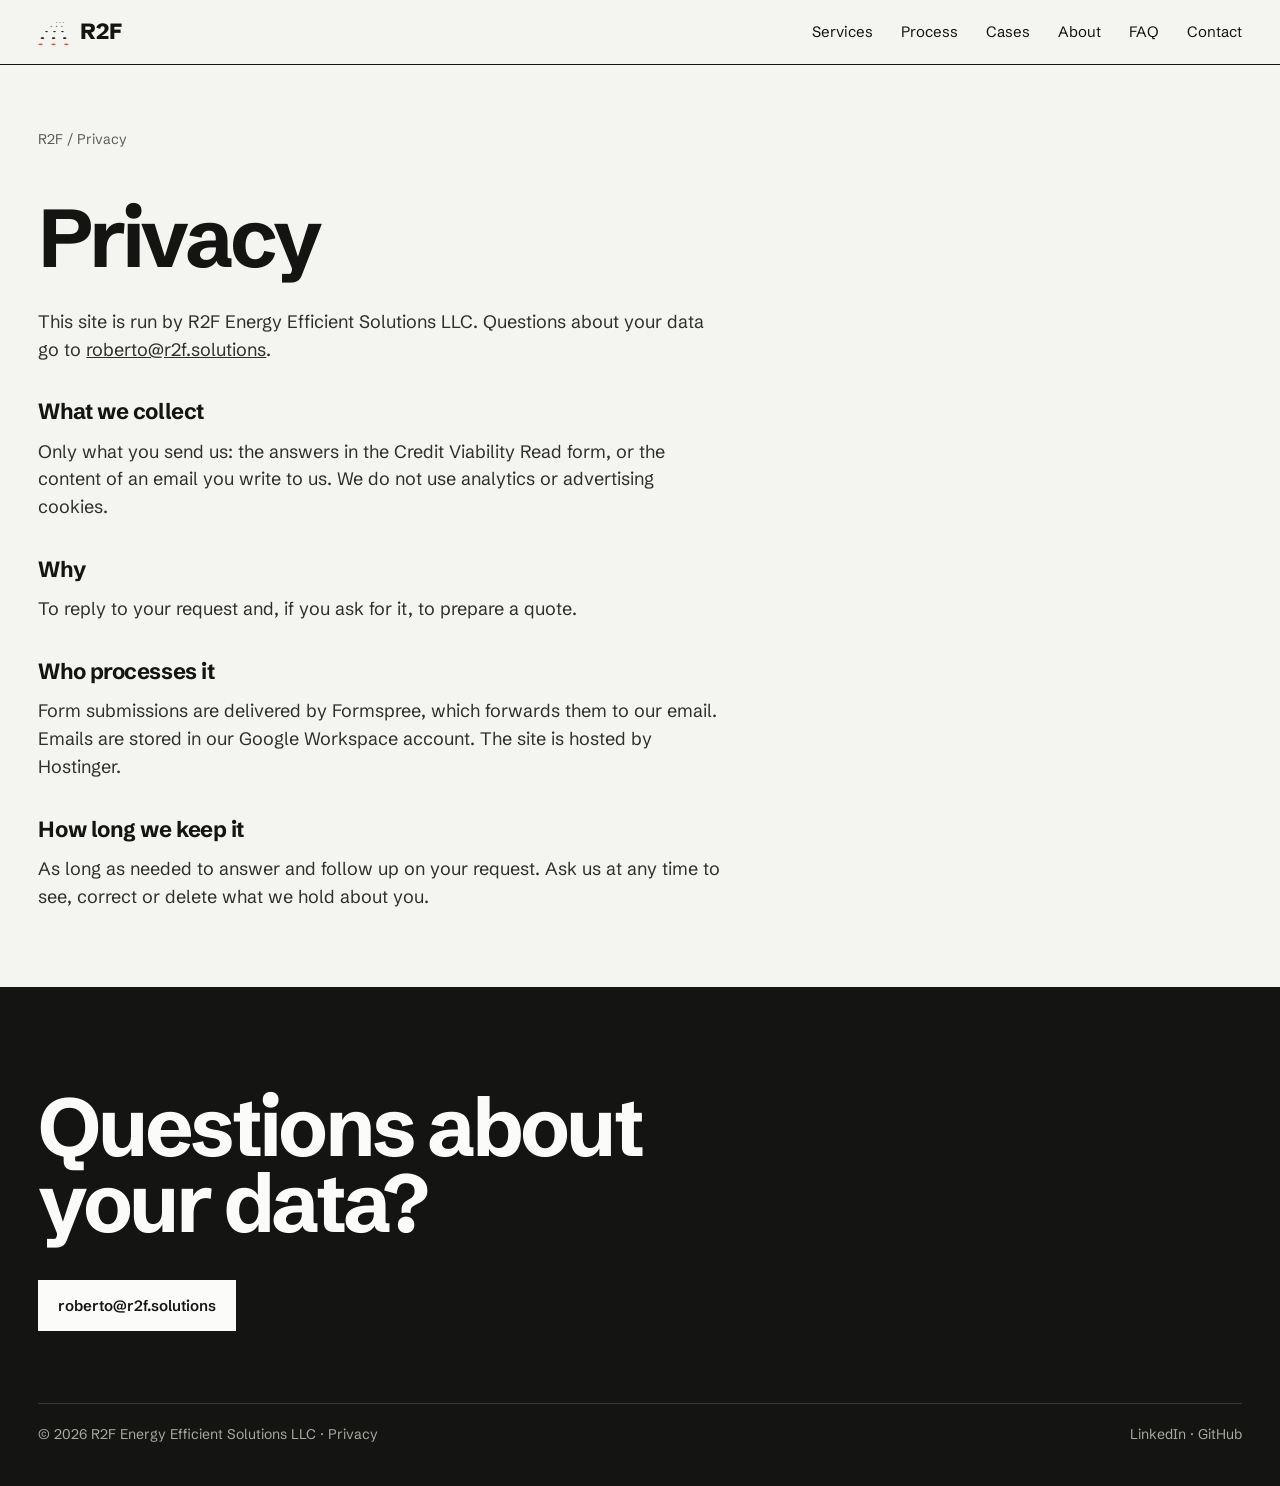
<file: privacy/index.html>
<!doctype html>
<html lang="en">
<head>
  <meta charset="utf-8">
  <meta name="viewport" content="width=device-width, initial-scale=1">
  <title>Privacy — R2F</title>
  <meta name="description" content="How R2F handles the information sent through r2f.solutions.">
  <link rel="canonical" href="https://r2f.solutions/privacy/">
  <meta property="og:image" content="https://r2f.solutions/img/og-r2f.png">
  <meta name="twitter:card" content="summary_large_image">
  <link rel="icon" href="../favicon.svg" type="image/svg+xml">
  <link rel="apple-touch-icon" href="../img/apple-touch-icon.png">
  <link rel="preload" href="../fonts/schibsted-grotesk-latin.woff2" as="font" type="font/woff2" crossorigin>
  <link rel="stylesheet" href="../css/site.css">
</head>
<body>
<a class="skip" href="#main">Skip to content</a>

<header class="site-header">
  <div class="wrap">
    <a class="logo" href="../" aria-label="R2F, home">
      <img src="../img/r2f-mark.svg" alt="" width="32" height="27">R2F
    </a>
    <nav class="site-nav" aria-label="Main">
      <a href="../services/">Services</a>
      <a href="../#process">Process</a>
      <a href="../#cases">Cases</a>
      <a href="../about/">About</a>
      <a href="../#faq">FAQ</a>
      <a href="../#contact">Contact</a>
    </nav>
  </div>
</header>

<main id="main">
  <section class="page-hero" aria-labelledby="page-title">
    <div class="wrap grid">
      <p class="crumb"><a href="../">R2F</a> / Privacy</p>
      <h1 id="page-title">Privacy</h1>
      <div class="prose">
        <p>This site is run by R2F Energy Efficient Solutions LLC. Questions about your data go to <a href="mailto:roberto@r2f.solutions">roberto@r2f.solutions</a>.</p>
        <h2>What we collect</h2>
        <p>Only what you send us: the answers in the Credit Viability Read form, or the content of an email you write to us. We do not use analytics or advertising cookies.</p>
        <h2>Why</h2>
        <p>To reply to your request and, if you ask for it, to prepare a quote.</p>
        <h2>Who processes it</h2>
        <p>Form submissions are delivered by Formspree, which forwards them to our email. Emails are stored in our Google Workspace account. The site is hosted by Hostinger.</p>
        <h2>How long we keep it</h2>
        <p>As long as needed to answer and follow up on your request. Ask us at any time to see, correct or delete what we hold about you.</p>
      </div>
    </div>
  </section>
</main>

<section class="contact" id="contact" aria-labelledby="contact-title">
  <div class="wrap grid">
    <h2 id="contact-title">Questions about your data?</h2>
    <div class="contact-row">
      <a class="btn" href="mailto:roberto@r2f.solutions">roberto@r2f.solutions</a>
    </div>
    <footer class="site-footer">
      <span>© 2026 R2F Energy Efficient Solutions LLC · Privacy</span>
      <span><a href="https://www.linkedin.com/company/r2f-energy-efficient-solutions">LinkedIn</a> · <a href="https://github.com/roruizf">GitHub</a></span>
    </footer>
  </div>
</section>
</body>
</html>
</file>
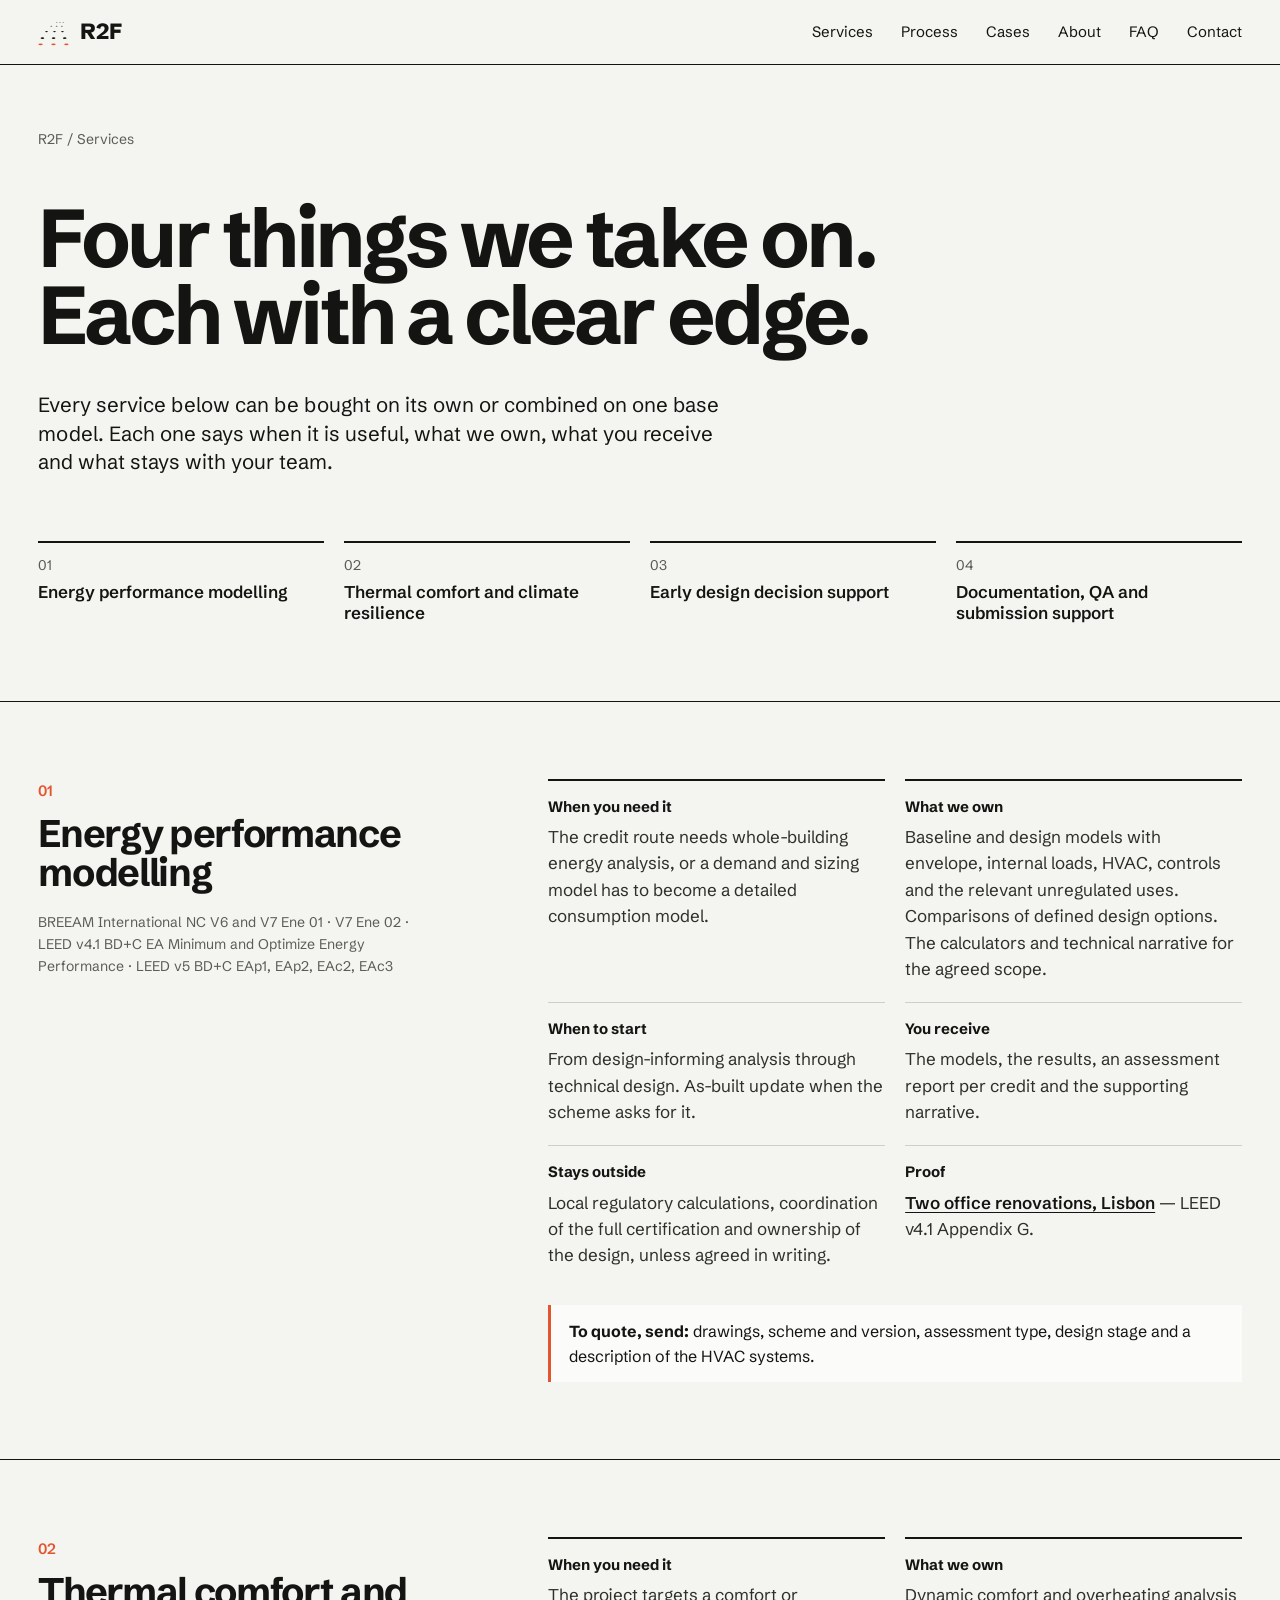
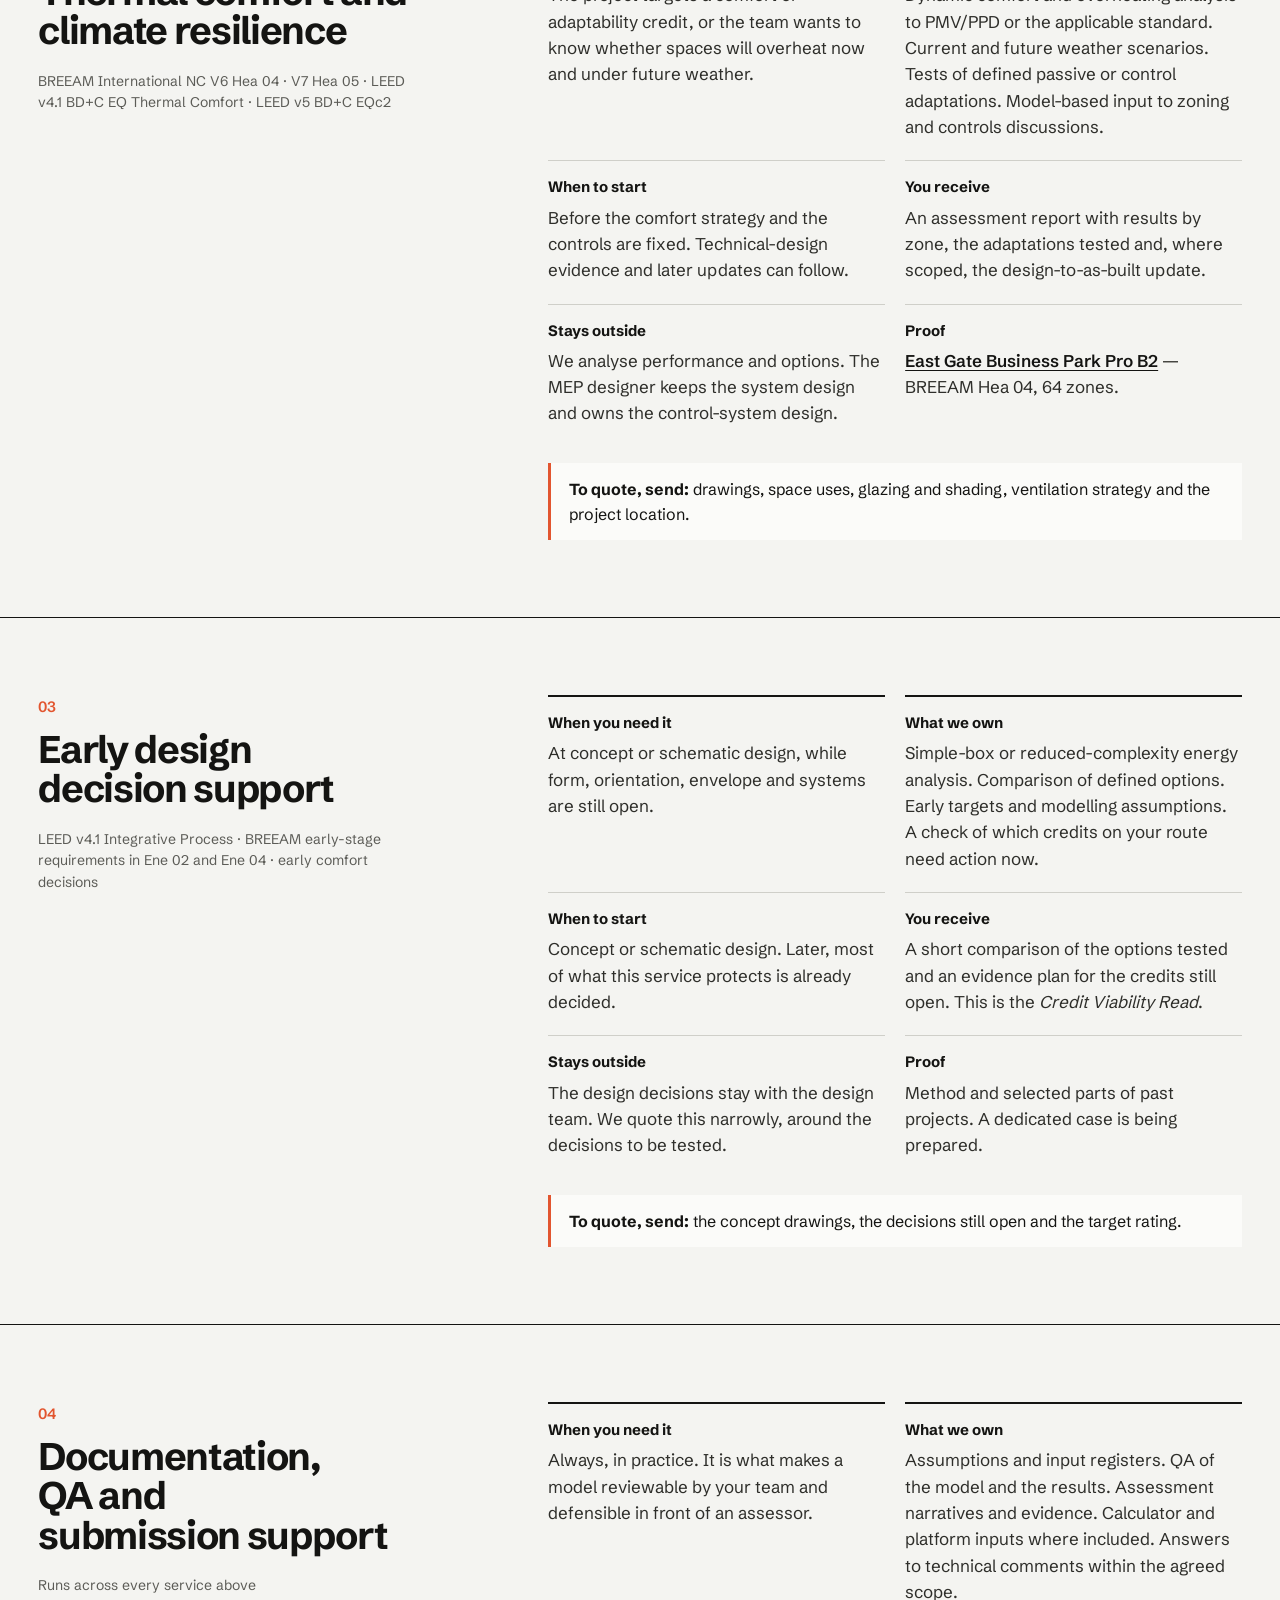
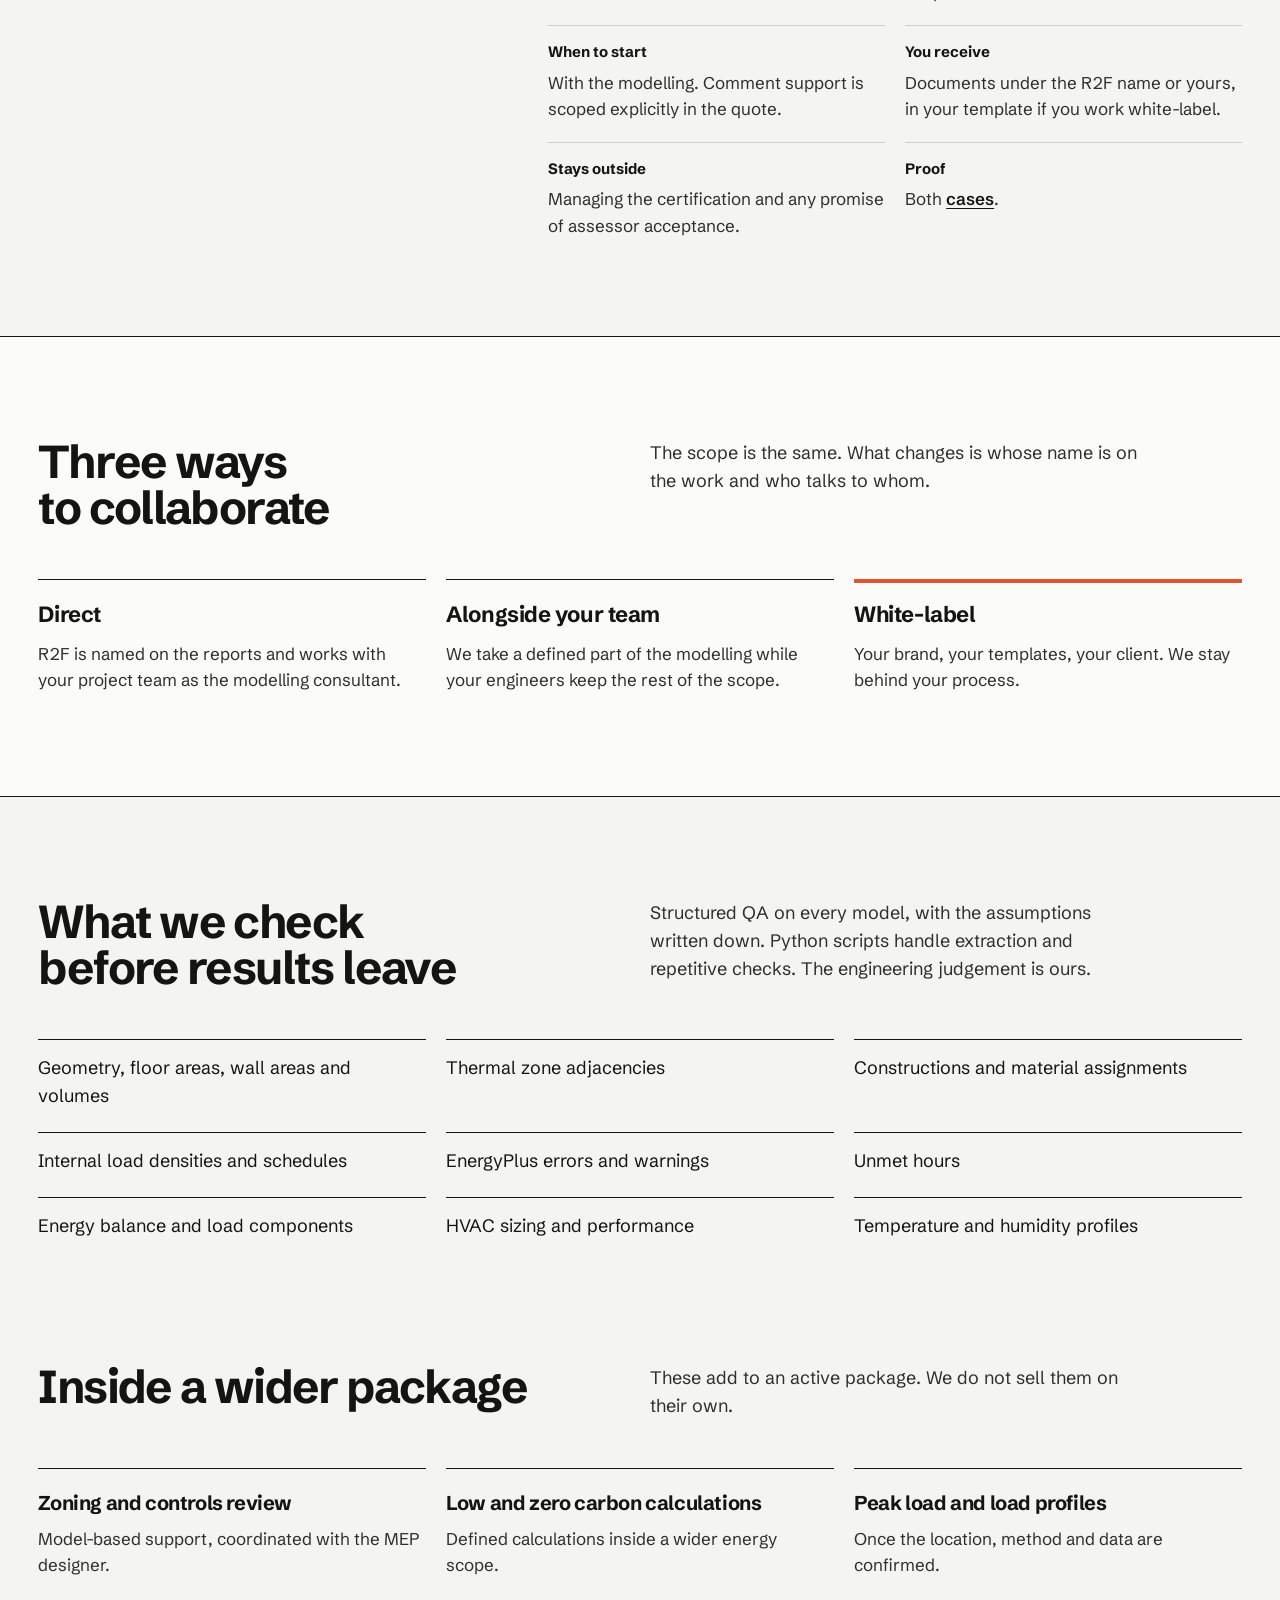
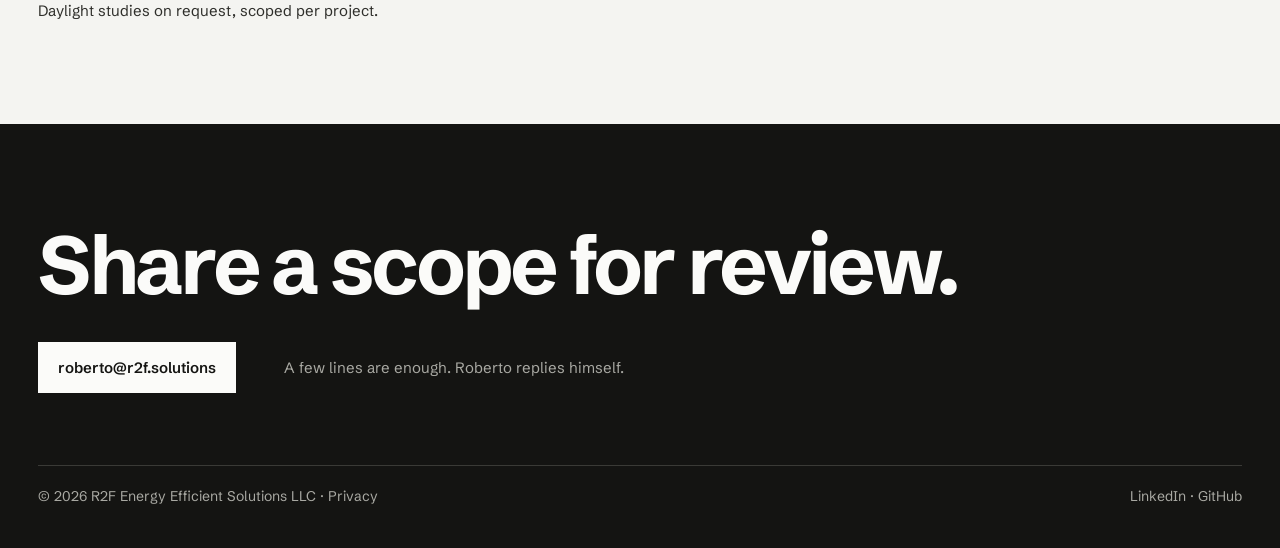
<file: services/index.html>
<!doctype html>
<html lang="en">
<head>
  <meta charset="utf-8">
  <meta name="viewport" content="width=device-width, initial-scale=1">
  <title>BREEAM and LEED modelling services — R2F</title>
  <meta name="description" content="Energy performance modelling, thermal comfort and climate resilience, early design decision support and submission documentation for BREEAM and LEED projects.">
  <link rel="canonical" href="https://r2f.solutions/services/">
  <meta property="og:type" content="website">
  <meta property="og:title" content="Services — R2F">
  <meta property="og:description" content="Four things we take on for BREEAM and LEED teams, each with a clear boundary.">
  <meta property="og:url" content="https://r2f.solutions/services/">
  <meta property="og:image" content="https://r2f.solutions/img/og-r2f.png">
  <meta name="twitter:card" content="summary_large_image">
  <link rel="icon" href="../favicon.svg" type="image/svg+xml">
  <link rel="apple-touch-icon" href="../img/apple-touch-icon.png">
  <link rel="preload" href="../fonts/schibsted-grotesk-latin.woff2" as="font" type="font/woff2" crossorigin>
  <link rel="stylesheet" href="../css/site.css">
  <script type="application/ld+json">
{
  "@context": "https://schema.org",
  "@type": "BreadcrumbList",
  "itemListElement": [
    {
      "@type": "ListItem",
      "position": 1,
      "name": "R2F",
      "item": "https://r2f.solutions/"
    },
    {
      "@type": "ListItem",
      "position": 2,
      "name": "Services",
      "item": "https://r2f.solutions/services/"
    }
  ]
}
  </script>
</head>
<body>
<a class="skip" href="#main">Skip to content</a>

<header class="site-header">
  <div class="wrap">
    <a class="logo" href="../" aria-label="R2F, home">
      <img src="../img/r2f-mark.svg" alt="" width="32" height="27">R2F
    </a>
    <nav class="site-nav" aria-label="Main">
      <a href="../services/" aria-current="page">Services</a>
      <a href="../#process">Process</a>
      <a href="../#cases">Cases</a>
      <a href="../about/">About</a>
      <a href="../#faq">FAQ</a>
      <a href="#contact">Contact</a>
    </nav>
  </div>
</header>

<main id="main">

  <section class="page-hero" aria-labelledby="page-title">
    <div class="wrap grid">
      <p class="crumb"><a href="../">R2F</a> / Services</p>
      <h1 id="page-title">Four things we take on. Each with a clear edge.</h1>
      <p class="lede">Every service below can be bought on its own or combined on one base model. Each one says when it is useful, what we own, what you receive and what stays with your team.</p>
      <nav class="jump" aria-label="Services on this page">
        <a href="#energy"><span>01</span>Energy performance modelling</a>
        <a href="#comfort"><span>02</span>Thermal comfort and climate resilience</a>
        <a href="#early"><span>03</span>Early design decision support</a>
        <a href="#documentation"><span>04</span>Documentation, QA and submission support</a>
      </nav>
    </div>
  </section>

  <article class="svc" id="energy" aria-labelledby="energy-title">
    <div class="wrap grid">
      <header class="svc-head">
        <p class="svc-num">01</p>
        <h2 id="energy-title">Energy performance modelling</h2>
        <p class="svc-codes">BREEAM International NC V6 and V7 Ene 01 · V7 Ene 02 · LEED v4.1 BD+C EA Minimum and Optimize Energy Performance · LEED v5 BD+C EAp1, EAp2, EAc2, EAc3</p>
      </header>
      <dl class="svc-body">
        <div><dt>When you need it</dt><dd>The credit route needs whole-building energy analysis, or a demand and sizing model has to become a detailed consumption model.</dd></div>
        <div><dt>What we own</dt><dd>Baseline and design models with envelope, internal loads, HVAC, controls and the relevant unregulated uses. Comparisons of defined design options. The calculators and technical narrative for the agreed scope.</dd></div>
        <div><dt>When to start</dt><dd>From design-informing analysis through technical design. As-built update when the scheme asks for it.</dd></div>
        <div><dt>You receive</dt><dd>The models, the results, an assessment report per credit and the supporting narrative.</dd></div>
        <div><dt>Stays outside</dt><dd>Local regulatory calculations, coordination of the full certification and ownership of the design, unless agreed in writing.</dd></div>
        <div><dt>Proof</dt><dd><a href="../cases/lisbon-offices/">Two office renovations, Lisbon</a> — LEED v4.1 Appendix G.</dd></div>
      </dl>
      <p class="svc-send"><strong>To quote, send:</strong> drawings, scheme and version, assessment type, design stage and a description of the HVAC systems.</p>
    </div>
  </article>

  <article class="svc" id="comfort" aria-labelledby="comfort-title">
    <div class="wrap grid">
      <header class="svc-head">
        <p class="svc-num">02</p>
        <h2 id="comfort-title">Thermal comfort and climate resilience</h2>
        <p class="svc-codes">BREEAM International NC V6 Hea 04 · V7 Hea 05 · LEED v4.1 BD+C EQ Thermal Comfort · LEED v5 BD+C EQc2</p>
      </header>
      <dl class="svc-body">
        <div><dt>When you need it</dt><dd>The project targets a comfort or adaptability credit, or the team wants to know whether spaces will overheat now and under future weather.</dd></div>
        <div><dt>What we own</dt><dd>Dynamic comfort and overheating analysis to PMV/PPD or the applicable standard. Current and future weather scenarios. Tests of defined passive or control adaptations. Model-based input to zoning and controls discussions.</dd></div>
        <div><dt>When to start</dt><dd>Before the comfort strategy and the controls are fixed. Technical-design evidence and later updates can follow.</dd></div>
        <div><dt>You receive</dt><dd>An assessment report with results by zone, the adaptations tested and, where scoped, the design-to-as-built update.</dd></div>
        <div><dt>Stays outside</dt><dd>We analyse performance and options. The MEP designer keeps the system design and owns the control-system design.</dd></div>
        <div><dt>Proof</dt><dd><a href="../cases/east-gate/">East Gate Business Park Pro B2</a> — BREEAM Hea 04, 64 zones.</dd></div>
      </dl>
      <p class="svc-send"><strong>To quote, send:</strong> drawings, space uses, glazing and shading, ventilation strategy and the project location.</p>
    </div>
  </article>

  <article class="svc" id="early" aria-labelledby="early-title">
    <div class="wrap grid">
      <header class="svc-head">
        <p class="svc-num">03</p>
        <h2 id="early-title">Early design decision support</h2>
        <p class="svc-codes">LEED v4.1 Integrative Process · BREEAM early-stage requirements in Ene 02 and Ene 04 · early comfort decisions</p>
      </header>
      <dl class="svc-body">
        <div><dt>When you need it</dt><dd>At concept or schematic design, while form, orientation, envelope and systems are still open.</dd></div>
        <div><dt>What we own</dt><dd>Simple-box or reduced-complexity energy analysis. Comparison of defined options. Early targets and modelling assumptions. A check of which credits on your route need action now.</dd></div>
        <div><dt>When to start</dt><dd>Concept or schematic design. Later, most of what this service protects is already decided.</dd></div>
        <div><dt>You receive</dt><dd>A short comparison of the options tested and an evidence plan for the credits still open. This is the <em>Credit Viability Read</em>.</dd></div>
        <div><dt>Stays outside</dt><dd>The design decisions stay with the design team. We quote this narrowly, around the decisions to be tested.</dd></div>
        <div><dt>Proof</dt><dd>Method and selected parts of past projects. A dedicated case is being prepared.</dd></div>
      </dl>
      <p class="svc-send"><strong>To quote, send:</strong> the concept drawings, the decisions still open and the target rating.</p>
    </div>
  </article>

  <article class="svc" id="documentation" aria-labelledby="documentation-title">
    <div class="wrap grid">
      <header class="svc-head">
        <p class="svc-num">04</p>
        <h2 id="documentation-title">Documentation, QA and submission support</h2>
        <p class="svc-codes">Runs across every service above</p>
      </header>
      <dl class="svc-body">
        <div><dt>When you need it</dt><dd>Always, in practice. It is what makes a model reviewable by your team and defensible in front of an assessor.</dd></div>
        <div><dt>What we own</dt><dd>Assumptions and input registers. QA of the model and the results. Assessment narratives and evidence. Calculator and platform inputs where included. Answers to technical comments within the agreed scope.</dd></div>
        <div><dt>When to start</dt><dd>With the modelling. Comment support is scoped explicitly in the quote.</dd></div>
        <div><dt>You receive</dt><dd>Documents under the R2F name or yours, in your template if you work white-label.</dd></div>
        <div><dt>Stays outside</dt><dd>Managing the certification and any promise of assessor acceptance.</dd></div>
        <div><dt>Proof</dt><dd>Both <a href="../#cases">cases</a>.</dd></div>
      </dl>
    </div>
  </article>

  <section class="band" aria-labelledby="modes-title">
    <div class="wrap grid">
      <h2 id="modes-title">Three ways to collaborate</h2>
      <p class="intro">The scope is the same. What changes is whose name is on the work and who talks to whom.</p>
      <div class="ways">
        <div><h3>Direct</h3><p>R2F is named on the reports and works with your project team as the modelling consultant.</p></div>
        <div><h3>Alongside your team</h3><p>We take a defined part of the modelling while your engineers keep the rest of the scope.</p></div>
        <div class="ways-main"><h3>White-label</h3><p>Your brand, your templates, your client. We stay behind your process.</p></div>
      </div>
    </div>
  </section>

  <section class="sec" aria-labelledby="qa-title">
    <div class="wrap grid">
      <h2 id="qa-title">What we check before results leave</h2>
      <p class="intro">Structured QA on every model, with the assumptions written down. Python scripts handle extraction and repetitive checks. The engineering judgement is ours.</p>
      <ul class="checks">
        <li>Geometry, floor areas, wall areas and volumes</li>
        <li>Thermal zone adjacencies</li>
        <li>Constructions and material assignments</li>
        <li>Internal load densities and schedules</li>
        <li>EnergyPlus errors and warnings</li>
        <li>Unmet hours</li>
        <li>Energy balance and load components</li>
        <li>HVAC sizing and performance</li>
        <li>Temperature and humidity profiles</li>
      </ul>
    </div>
  </section>

  <section class="sec sec--tight-top" aria-labelledby="support-title">
    <div class="wrap grid">
      <h2 id="support-title">Inside a wider package</h2>
      <p class="intro">These add to an active package. We do not sell them on their own.</p>
      <dl class="method">
        <div><dt>Zoning and controls review</dt><dd>Model-based support, coordinated with the MEP designer.</dd></div>
        <div><dt>Low and zero carbon calculations</dt><dd>Defined calculations inside a wider energy scope.</dd></div>
        <div><dt>Peak load and load profiles</dt><dd>Once the location, method and data are confirmed.</dd></div>
      </dl>
      <p class="table-note">Daylight studies on request, scoped per project.</p>
    </div>
  </section>

</main>

<section class="contact" id="contact" aria-labelledby="contact-title">
  <div class="wrap grid">
    <h2 id="contact-title">Share a scope for review.</h2>
    <div class="contact-row">
      <a class="btn" href="mailto:roberto@r2f.solutions?subject=Scope%20for%20review">roberto@r2f.solutions</a>
      <p>A few lines are enough. Roberto replies himself.</p>
    </div>
    <footer class="site-footer">
      <span>© 2026 R2F Energy Efficient Solutions LLC · <a href="../privacy/">Privacy</a></span>
      <span><a href="https://www.linkedin.com/company/r2f-energy-efficient-solutions">LinkedIn</a> · <a href="https://github.com/roruizf">GitHub</a></span>
    </footer>
  </div>
</section>

</body>
</html>
</file>
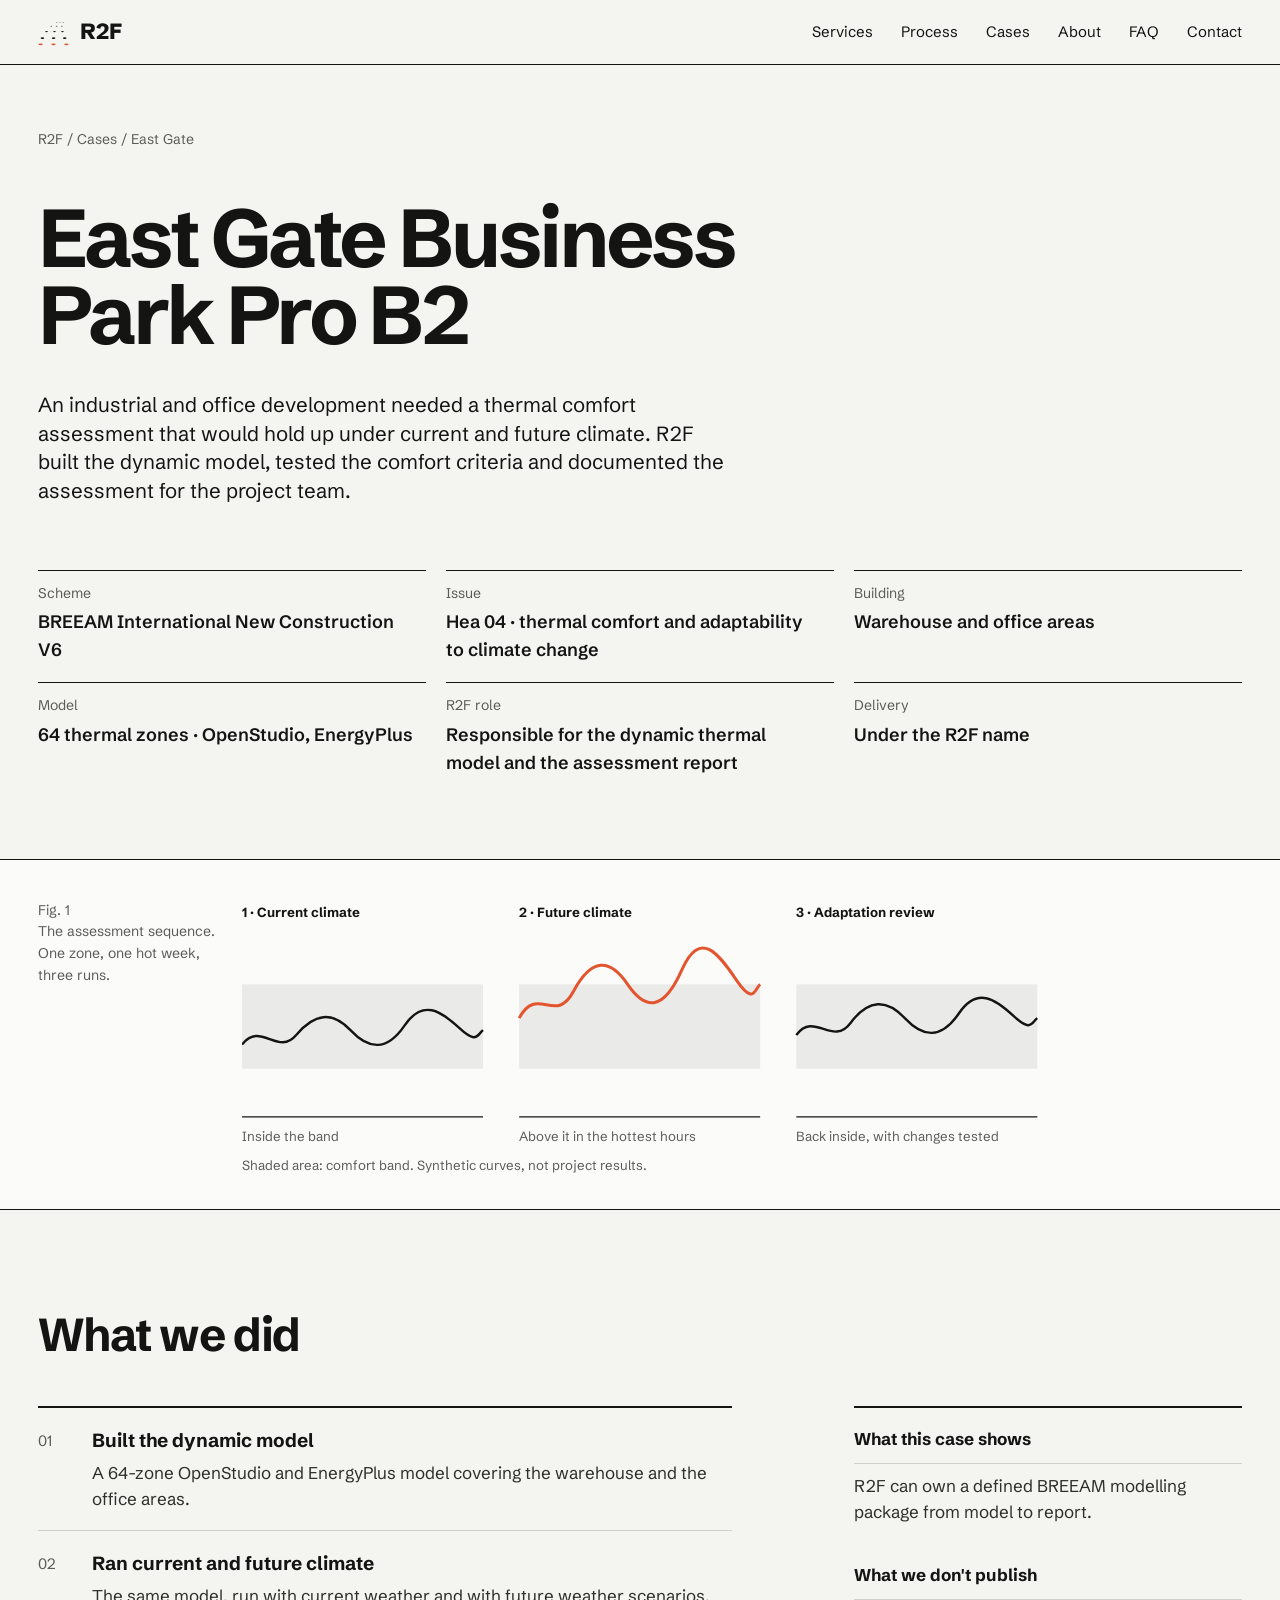
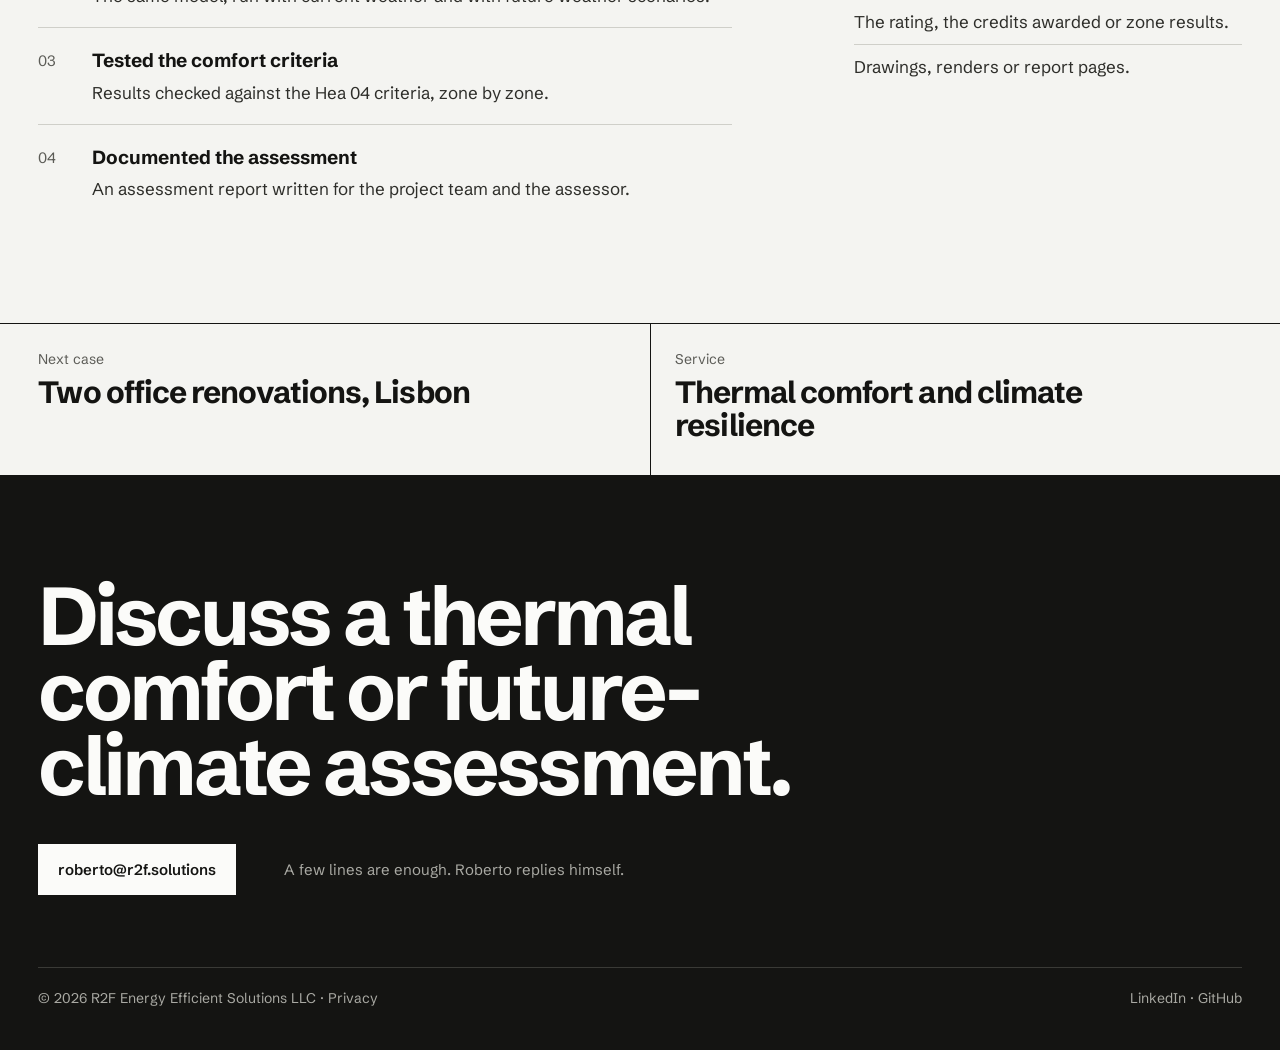
<file: cases/east-gate/index.html>
<!doctype html>
<html lang="en">
<head>
  <meta charset="utf-8">
  <meta name="viewport" content="width=device-width, initial-scale=1">
  <title>East Gate Business Park Pro B2 — BREEAM Hea 04 case — R2F</title>
  <meta name="description" content="BREEAM V6 Hea 04 case: thermal comfort and climate adaptability for warehouse and offices, on a 64-zone model under current and future weather.">
  <link rel="canonical" href="https://r2f.solutions/cases/east-gate/">
  <meta property="og:type" content="article">
  <meta property="og:title" content="East Gate Business Park Pro B2 — BREEAM Hea 04">
  <meta property="og:description" content="Thermal comfort and climate adaptability, modelled and documented by R2F.">
  <meta property="og:url" content="https://r2f.solutions/cases/east-gate/">
  <meta property="og:image" content="https://r2f.solutions/img/og-r2f.png">
  <meta name="twitter:card" content="summary_large_image">
  <link rel="icon" href="../../favicon.svg" type="image/svg+xml">
  <link rel="apple-touch-icon" href="../../img/apple-touch-icon.png">
  <link rel="preload" href="../../fonts/schibsted-grotesk-latin.woff2" as="font" type="font/woff2" crossorigin>
  <link rel="stylesheet" href="../../css/site.css">
  <script type="application/ld+json">
{
  "@context": "https://schema.org",
  "@type": "BreadcrumbList",
  "itemListElement": [
    {
      "@type": "ListItem",
      "position": 1,
      "name": "R2F",
      "item": "https://r2f.solutions/"
    },
    {
      "@type": "ListItem",
      "position": 2,
      "name": "Cases",
      "item": "https://r2f.solutions/#cases"
    },
    {
      "@type": "ListItem",
      "position": 3,
      "name": "East Gate Business Park Pro B2",
      "item": "https://r2f.solutions/cases/east-gate/"
    }
  ]
}
  </script>
</head>
<body>
<a class="skip" href="#main">Skip to content</a>

<header class="site-header">
  <div class="wrap">
    <a class="logo" href="../../" aria-label="R2F, home">
      <img src="../../img/r2f-mark.svg" alt="" width="32" height="27">R2F
    </a>
    <nav class="site-nav" aria-label="Main">
      <a href="../../services/">Services</a>
      <a href="../../#process">Process</a>
      <a href="../../#cases" aria-current="true">Cases</a>
      <a href="../../about/">About</a>
      <a href="../../#faq">FAQ</a>
      <a href="#contact">Contact</a>
    </nav>
  </div>
</header>

<main id="main">

  <section class="page-hero" aria-labelledby="page-title">
    <div class="wrap grid">
      <p class="crumb"><a href="../../">R2F</a> / <a href="../../#cases">Cases</a> / East Gate</p>
      <h1 id="page-title">East Gate Business Park Pro B2</h1>
      <p class="lede">An industrial and office development needed a thermal comfort assessment that would hold up under current and future climate. R2F built the dynamic model, tested the comfort criteria and documented the assessment for the project team.</p>
      <dl class="case-meta">
        <div><dt>Scheme</dt><dd>BREEAM International New Construction V6</dd></div>
        <div><dt>Issue</dt><dd>Hea 04 · thermal comfort and adaptability to climate change</dd></div>
        <div><dt>Building</dt><dd>Warehouse and office areas</dd></div>
        <div><dt>Model</dt><dd>64 thermal zones · OpenStudio, EnergyPlus</dd></div>
        <div><dt>R2F role</dt><dd>Responsible for the dynamic thermal model and the assessment report</dd></div>
        <div><dt>Delivery</dt><dd>Under the R2F name</dd></div>
      </dl>
    </div>
  </section>

  <section class="figure" aria-labelledby="fig-title">
    <div class="wrap grid">
      <p class="figure-note" id="fig-title">Fig. 1<br>The assessment sequence. One zone, one hot week, three runs.</p>
      <div class="figure-art">
        <svg viewBox="0 0 660 230" role="img" aria-label="Three small charts. Current climate: zone temperature stays inside the comfort band. Future climate: it rises above the band. Adaptation review: with changes tested, it returns inside the band.">
          <g font-family="Schibsted Grotesk, sans-serif" font-size="11" fill="#141412">
            <text x="0" y="14" font-weight="700">1 · Current climate</text>
            <text x="230" y="14" font-weight="700">2 · Future climate</text>
            <text x="460" y="14" font-weight="700">3 · Adaptation review</text>
          </g>
          <g fill="#141412" fill-opacity="0.07">
            <rect x="0" y="70" width="200" height="70"/>
            <rect x="230" y="70" width="200" height="70"/>
            <rect x="460" y="70" width="200" height="70"/>
          </g>
          <g stroke="#141412" stroke-width="1" fill="none">
            <line x1="0" y1="180" x2="200" y2="180"/><line x1="230" y1="180" x2="430" y2="180"/><line x1="460" y1="180" x2="660" y2="180"/>
          </g>
          <path d="M0 120 C15 100 30 130 45 112 S75 92 90 108 S120 126 135 104 S165 92 180 106 S195 112 200 108" fill="none" stroke="#141412" stroke-width="2"/>
          <path d="M230 98 C245 70 260 104 275 76 S305 48 320 70 S350 92 365 58 S395 44 410 66 S425 74 430 70" fill="none" stroke="#E2552F" stroke-width="2.5"/>
          <path d="M460 112 C475 92 490 122 505 102 S535 82 550 98 S580 116 595 94 S625 82 640 96 S655 102 660 98" fill="none" stroke="#141412" stroke-width="2"/>
          <g font-family="Schibsted Grotesk, sans-serif" font-size="11" fill="#5C5C57">
            <text x="0" y="200">Inside the band</text>
            <text x="230" y="200">Above it in the hottest hours</text>
            <text x="460" y="200">Back inside, with changes tested</text>
            <text x="0" y="224">Shaded area: comfort band. Synthetic curves, not project results.</text>
          </g>
        </svg>
      </div>
    </div>
  </section>

  <section class="sec" aria-labelledby="work-title">
    <div class="wrap grid">
      <h2 id="work-title">What we did</h2>
      <ol class="steps steps--wide">
        <li><h3>Built the dynamic model</h3><p>A 64-zone OpenStudio and EnergyPlus model covering the warehouse and the office areas.</p></li>
        <li><h3>Ran current and future climate</h3><p>The same model, run with current weather and with future weather scenarios.</p></li>
        <li><h3>Tested the comfort criteria</h3><p>Results checked against the Hea 04 criteria, zone by zone.</p></li>
        <li><h3>Documented the assessment</h3><p>An assessment report written for the project team and the assessor.</p></li>
      </ol>
      <aside class="limits" aria-labelledby="shows-title">
        <h3 id="shows-title">What this case shows</h3>
        <ul><li>R2F can own a defined BREEAM modelling package from model to report.</li></ul>
        <h3>What we don't publish</h3>
        <ul>
          <li>The rating, the credits awarded or zone results.</li>
          <li>Drawings, renders or report pages.</li>
        </ul>
      </aside>
    </div>
  </section>

  <nav class="case-next" aria-label="More">
    <div class="wrap grid">
      <a href="../lisbon-offices/"><span>Next case</span>Two office renovations, Lisbon</a>
      <a href="../../services/#comfort"><span>Service</span>Thermal comfort and climate resilience</a>
    </div>
  </nav>

</main>

<section class="contact" id="contact" aria-labelledby="contact-title">
  <div class="wrap grid">
    <h2 id="contact-title">Discuss a thermal comfort or future-climate assessment.</h2>
    <div class="contact-row">
      <a class="btn" href="mailto:roberto@r2f.solutions?subject=Thermal%20comfort%20assessment">roberto@r2f.solutions</a>
      <p>A few lines are enough. Roberto replies himself.</p>
    </div>
    <footer class="site-footer">
      <span>© 2026 R2F Energy Efficient Solutions LLC · <a href="../../privacy/">Privacy</a></span>
      <span><a href="https://www.linkedin.com/company/r2f-energy-efficient-solutions">LinkedIn</a> · <a href="https://github.com/roruizf">GitHub</a></span>
    </footer>
  </div>
</section>

</body>
</html>
</file>
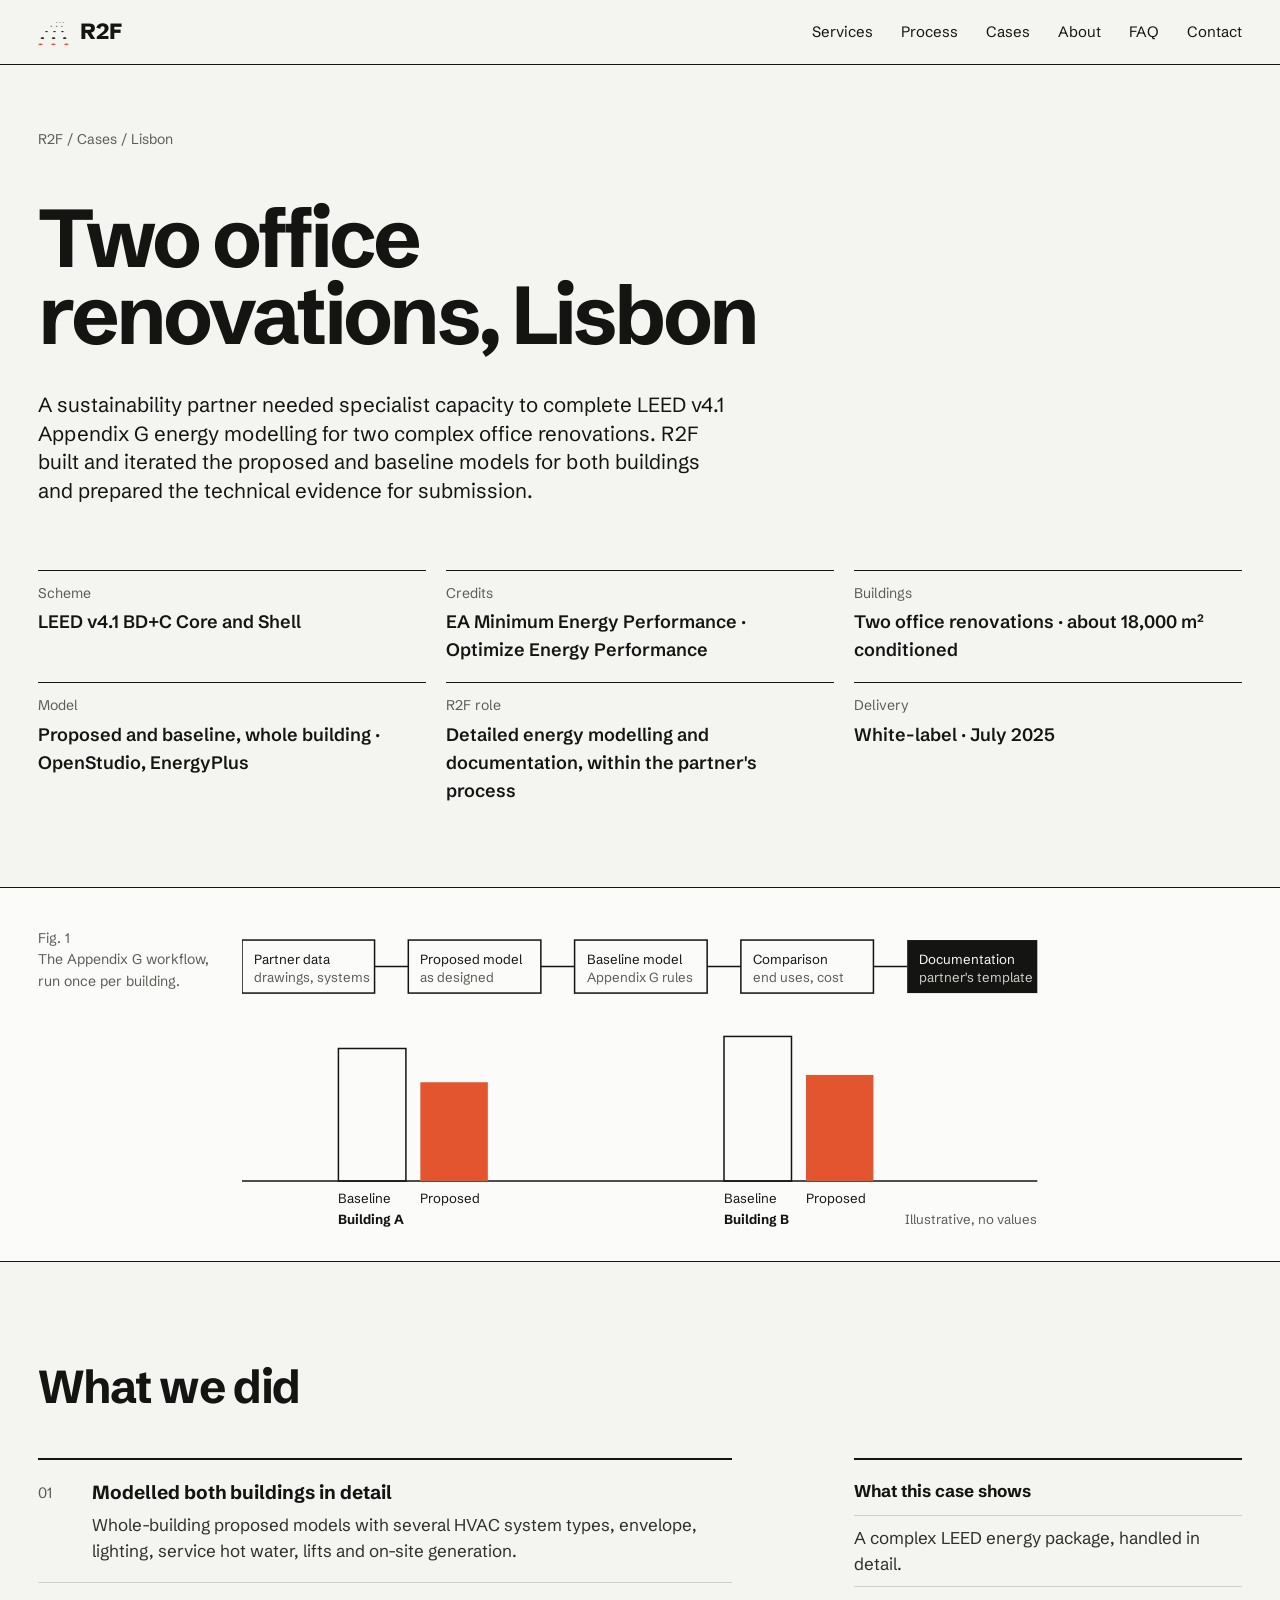
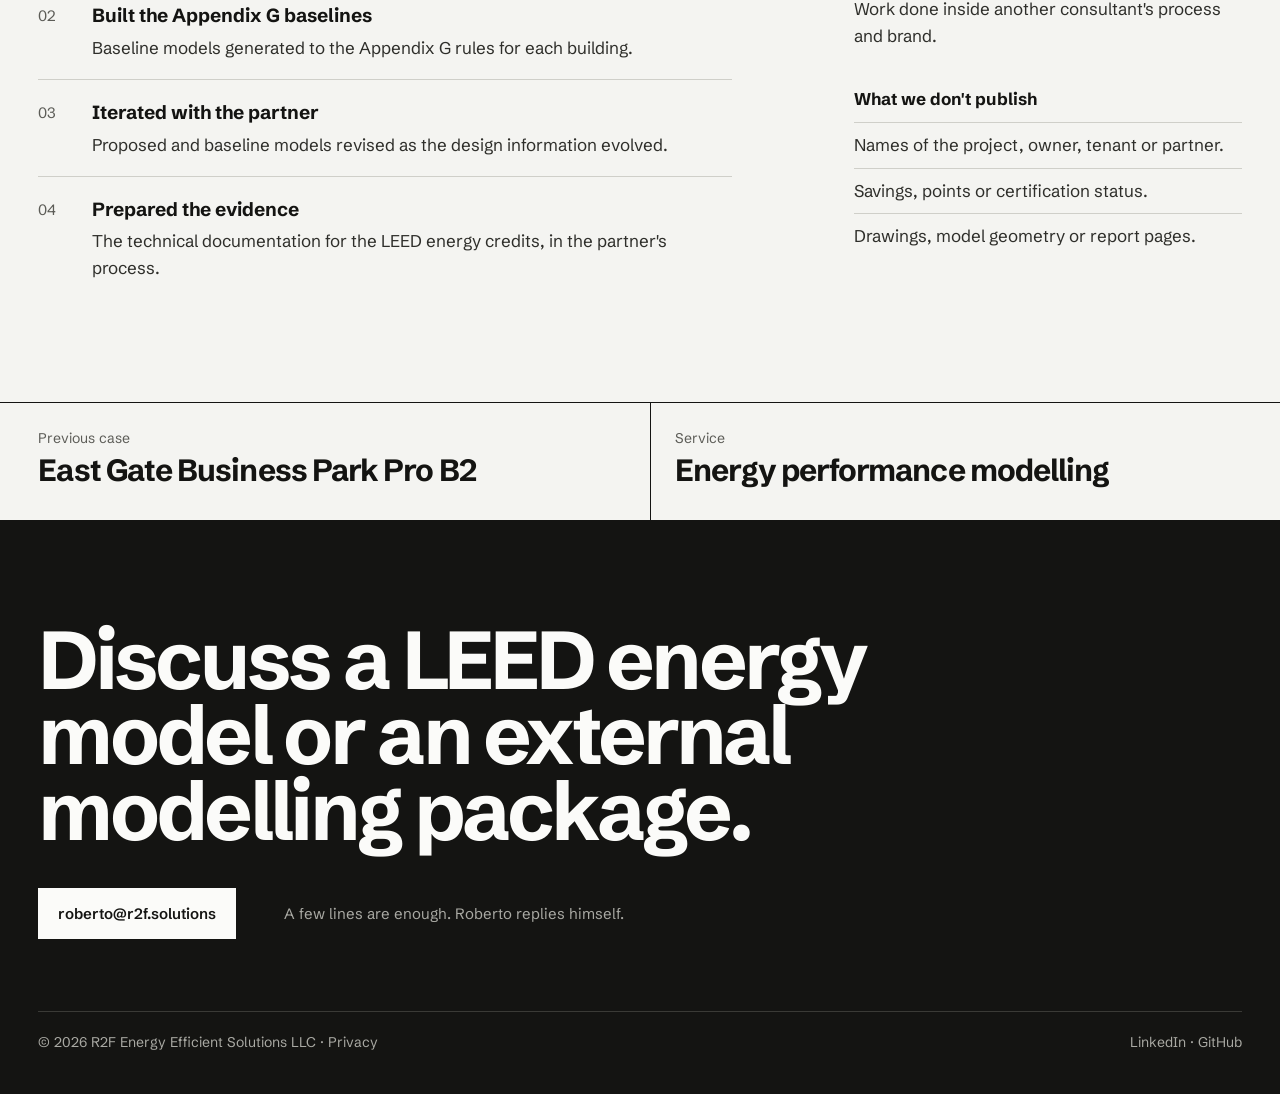
<file: cases/lisbon-offices/index.html>
<!doctype html>
<html lang="en">
<head>
  <meta charset="utf-8">
  <meta name="viewport" content="width=device-width, initial-scale=1">
  <title>Lisbon offices, LEED v4.1 Appendix G case — R2F</title>
  <meta name="description" content="LEED v4.1 Core and Shell Appendix G energy modelling for two Lisbon office renovations, about 18,000 m², delivered white-label.">
  <link rel="canonical" href="https://r2f.solutions/cases/lisbon-offices/">
  <meta property="og:type" content="article">
  <meta property="og:title" content="Two office renovations, Lisbon — LEED v4.1 Appendix G">
  <meta property="og:description" content="Detailed baseline and proposed energy models, delivered under a partner's brand.">
  <meta property="og:url" content="https://r2f.solutions/cases/lisbon-offices/">
  <meta property="og:image" content="https://r2f.solutions/img/og-r2f.png">
  <meta name="twitter:card" content="summary_large_image">
  <link rel="icon" href="../../favicon.svg" type="image/svg+xml">
  <link rel="apple-touch-icon" href="../../img/apple-touch-icon.png">
  <link rel="preload" href="../../fonts/schibsted-grotesk-latin.woff2" as="font" type="font/woff2" crossorigin>
  <link rel="stylesheet" href="../../css/site.css">
  <script type="application/ld+json">
{
  "@context": "https://schema.org",
  "@type": "BreadcrumbList",
  "itemListElement": [
    {
      "@type": "ListItem",
      "position": 1,
      "name": "R2F",
      "item": "https://r2f.solutions/"
    },
    {
      "@type": "ListItem",
      "position": 2,
      "name": "Cases",
      "item": "https://r2f.solutions/#cases"
    },
    {
      "@type": "ListItem",
      "position": 3,
      "name": "Two office renovations, Lisbon",
      "item": "https://r2f.solutions/cases/lisbon-offices/"
    }
  ]
}
  </script>
</head>
<body>
<a class="skip" href="#main">Skip to content</a>

<header class="site-header">
  <div class="wrap">
    <a class="logo" href="../../" aria-label="R2F, home">
      <img src="../../img/r2f-mark.svg" alt="" width="32" height="27">R2F
    </a>
    <nav class="site-nav" aria-label="Main">
      <a href="../../services/">Services</a>
      <a href="../../#process">Process</a>
      <a href="../../#cases" aria-current="true">Cases</a>
      <a href="../../about/">About</a>
      <a href="../../#faq">FAQ</a>
      <a href="#contact">Contact</a>
    </nav>
  </div>
</header>

<main id="main">

  <section class="page-hero" aria-labelledby="page-title">
    <div class="wrap grid">
      <p class="crumb"><a href="../../">R2F</a> / <a href="../../#cases">Cases</a> / Lisbon</p>
      <h1 id="page-title">Two office renovations, Lisbon</h1>
      <p class="lede">A sustainability partner needed specialist capacity to complete LEED v4.1 Appendix G energy modelling for two complex office renovations. R2F built and iterated the proposed and baseline models for both buildings and prepared the technical evidence for submission.</p>
      <dl class="case-meta">
        <div><dt>Scheme</dt><dd>LEED v4.1 BD+C Core and Shell</dd></div>
        <div><dt>Credits</dt><dd>EA Minimum Energy Performance · Optimize Energy Performance</dd></div>
        <div><dt>Buildings</dt><dd>Two office renovations · about 18,000 m² conditioned</dd></div>
        <div><dt>Model</dt><dd>Proposed and baseline, whole building · OpenStudio, EnergyPlus</dd></div>
        <div><dt>R2F role</dt><dd>Detailed energy modelling and documentation, within the partner's process</dd></div>
        <div><dt>Delivery</dt><dd>White-label · July 2025</dd></div>
      </dl>
    </div>
  </section>

  <section class="figure" aria-labelledby="fig-title">
    <div class="wrap grid">
      <p class="figure-note" id="fig-title">Fig. 1<br>The Appendix G workflow, run once per building.</p>
      <div class="figure-art">
        <svg viewBox="0 0 660 250" role="img" aria-label="Workflow: partner data feeds a proposed model; Appendix G rules turn it into a baseline model; the two are compared and documented. Below, two buildings each with a baseline and a proposed bar, without values.">
          <g font-family="Schibsted Grotesk, sans-serif" font-size="11" fill="#141412">
            <g fill="none" stroke="#141412" stroke-width="1.25">
              <rect x="0" y="10" width="110" height="44"/>
              <rect x="138" y="10" width="110" height="44"/>
              <rect x="276" y="10" width="110" height="44"/>
              <rect x="414" y="10" width="110" height="44"/>
            </g>
            <rect x="552" y="10" width="108" height="44" fill="#141412"/>
            <text x="10" y="30">Partner data</text><text x="10" y="45" fill="#5C5C57">drawings, systems</text>
            <text x="148" y="30">Proposed model</text><text x="148" y="45" fill="#5C5C57">as designed</text>
            <text x="286" y="30">Baseline model</text><text x="286" y="45" fill="#5C5C57">Appendix G rules</text>
            <text x="424" y="30">Comparison</text><text x="424" y="45" fill="#5C5C57">end uses, cost</text>
            <text x="562" y="30" fill="#FBFBF9">Documentation</text><text x="562" y="45" fill="#CFCFC9">partner's template</text>
            <g stroke="#141412" stroke-width="1.25"><line x1="110" y1="32" x2="138" y2="32"/><line x1="248" y1="32" x2="276" y2="32"/><line x1="386" y1="32" x2="414" y2="32"/><line x1="524" y1="32" x2="552" y2="32"/></g>
            <line x1="0" y1="210" x2="660" y2="210" stroke="#141412" stroke-width="1.25"/>
            <rect x="80" y="100" width="56" height="110" fill="none" stroke="#141412" stroke-width="1.25"/>
            <rect x="148" y="128" width="56" height="82" fill="#E2552F"/>
            <rect x="400" y="90" width="56" height="120" fill="none" stroke="#141412" stroke-width="1.25"/>
            <rect x="468" y="122" width="56" height="88" fill="#E2552F"/>
            <text x="80" y="228">Baseline</text><text x="148" y="228">Proposed</text>
            <text x="400" y="228">Baseline</text><text x="468" y="228">Proposed</text>
            <text x="80" y="246" font-weight="700">Building A</text><text x="400" y="246" font-weight="700">Building B</text>
            <text x="660" y="246" fill="#5C5C57" text-anchor="end">Illustrative, no values</text>
          </g>
        </svg>
      </div>
    </div>
  </section>

  <section class="sec" aria-labelledby="work-title">
    <div class="wrap grid">
      <h2 id="work-title">What we did</h2>
      <ol class="steps steps--wide">
        <li><h3>Modelled both buildings in detail</h3><p>Whole-building proposed models with several HVAC system types, envelope, lighting, service hot water, lifts and on-site generation.</p></li>
        <li><h3>Built the Appendix G baselines</h3><p>Baseline models generated to the Appendix G rules for each building.</p></li>
        <li><h3>Iterated with the partner</h3><p>Proposed and baseline models revised as the design information evolved.</p></li>
        <li><h3>Prepared the evidence</h3><p>The technical documentation for the LEED energy credits, in the partner's process.</p></li>
      </ol>
      <aside class="limits" aria-labelledby="shows-title">
        <h3 id="shows-title">What this case shows</h3>
        <ul>
          <li>A complex LEED energy package, handled in detail.</li>
          <li>Work done inside another consultant's process and brand.</li>
        </ul>
        <h3>What we don't publish</h3>
        <ul>
          <li>Names of the project, owner, tenant or partner.</li>
          <li>Savings, points or certification status.</li>
          <li>Drawings, model geometry or report pages.</li>
        </ul>
      </aside>
    </div>
  </section>

  <nav class="case-next" aria-label="More">
    <div class="wrap grid">
      <a href="../east-gate/"><span>Previous case</span>East Gate Business Park Pro B2</a>
      <a href="../../services/#energy"><span>Service</span>Energy performance modelling</a>
    </div>
  </nav>

</main>

<section class="contact" id="contact" aria-labelledby="contact-title">
  <div class="wrap grid">
    <h2 id="contact-title">Discuss a LEED energy model or an external modelling package.</h2>
    <div class="contact-row">
      <a class="btn" href="mailto:roberto@r2f.solutions?subject=LEED%20energy%20model">roberto@r2f.solutions</a>
      <p>A few lines are enough. Roberto replies himself.</p>
    </div>
    <footer class="site-footer">
      <span>© 2026 R2F Energy Efficient Solutions LLC · <a href="../../privacy/">Privacy</a></span>
      <span><a href="https://www.linkedin.com/company/r2f-energy-efficient-solutions">LinkedIn</a> · <a href="https://github.com/roruizf">GitHub</a></span>
    </footer>
  </div>
</section>

</body>
</html>
</file>
<file: css/site.css>
/* Schibsted Grotesk, self-hosted (SIL Open Font License, see /fonts/OFL.txt) */
@font-face {
  font-family: 'Schibsted Grotesk';
  font-style: normal;
  font-weight: 400 800;
  font-display: swap;
  src: url(../fonts/schibsted-grotesk-latin-ext.woff2) format('woff2');
  unicode-range: U+0100-02BA, U+02BD-02C5, U+02C7-02CC, U+02CE-02D7, U+02DD-02FF, U+0304, U+0308, U+0329, U+1D00-1DBF, U+1E00-1E9F, U+1EF2-1EFF, U+2020, U+20A0-20AB, U+20AD-20C0, U+2113, U+2C60-2C7F, U+A720-A7FF;
}
@font-face {
  font-family: 'Schibsted Grotesk';
  font-style: normal;
  font-weight: 400 800;
  font-display: swap;
  src: url(../fonts/schibsted-grotesk-latin.woff2) format('woff2');
  unicode-range: U+0000-00FF, U+0131, U+0152-0153, U+02BB-02BC, U+02C6, U+02DA, U+02DC, U+0304, U+0308, U+0329, U+2000-206F, U+20AC, U+2122, U+2191, U+2193, U+2212, U+2215, U+FEFF, U+FFFD;
}

:root {
  --ink: #141412;
  --paper: #F4F4F1;
  --white: #FBFBF9;
  --mid: #5C5C57;
  --hair: #CFCFC9;
  --accent: #E2552F;
  --dark-mid: #A9A9A3;
  --dark-hair: #3A3A36;
}

* { box-sizing: border-box; }

body {
  margin: 0;
  background: var(--paper);
  color: var(--ink);
  font-family: 'Schibsted Grotesk', sans-serif;
  font-size: 17px;
  line-height: 1.5;
  -webkit-font-smoothing: antialiased;
}

a { color: inherit; }
img { max-width: 100%; display: block; }

.skip {
  position: absolute;
  left: -9999px;
}
.skip:focus {
  left: 16px;
  top: 16px;
  background: var(--ink);
  color: var(--white);
  padding: 10px 14px;
  z-index: 10;
}

:focus-visible {
  outline: 2px solid var(--accent);
  outline-offset: 3px;
}

.wrap {
  max-width: 1360px;
  margin: 0 auto;
  padding: 0 clamp(16px, 3vw, 40px);
}

.grid {
  display: grid;
  grid-template-columns: repeat(12, minmax(0, 1fr));
  column-gap: clamp(12px, 1.6vw, 24px);
}

/* Header */

.site-header { border-bottom: 1px solid var(--ink); }

.site-header .wrap {
  display: flex;
  justify-content: space-between;
  align-items: center;
  min-height: 64px;
  gap: 8px 16px;
  flex-wrap: wrap;
}

.logo {
  display: flex;
  align-items: center;
  gap: 10px;
  text-decoration: none;
  font-weight: 800;
  font-size: 22px;
  letter-spacing: -0.01em;
}

.site-nav {
  display: flex;
  gap: 4px 28px;
  font-size: 15px;
  flex-wrap: wrap;
}

.site-nav a {
  text-decoration: none;
  padding: 10px 0;
}

.site-nav a:hover {
  text-decoration: underline;
  text-underline-offset: 4px;
}

/* Hero */

.hero { padding: clamp(40px, 7vw, 96px) 0 clamp(32px, 4vw, 56px); }

.hero h1 {
  grid-column: 1 / span 10;
  font-size: clamp(44px, 7.6vw, 124px);
  line-height: 0.92;
  letter-spacing: -0.045em;
  font-weight: 700;
  margin: 0;
}

.hero-meta {
  grid-column: 1 / span 12;
  display: grid;
  grid-template-columns: subgrid;
  margin-top: clamp(32px, 5vw, 72px);
  border-top: 1px solid var(--ink);
  padding-top: 20px;
  row-gap: 24px;
}

.lede {
  grid-column: 1 / span 6;
  font-size: clamp(19px, 1.6vw, 23px);
  line-height: 1.4;
  margin: 0;
}

.disclaimer {
  grid-column: 8 / span 3;
  color: var(--mid);
  font-size: 15px;
  margin: 0;
}

.hero-cta {
  grid-column: 11 / span 2;
  justify-self: end;
  align-self: start;
}

.btn {
  display: inline-block;
  background: var(--ink);
  color: var(--white);
  text-decoration: none;
  padding: 14px 20px;
  font-weight: 600;
  font-size: 15px;
  transition: background-color 150ms ease-out, transform 120ms ease-out;
}

.btn:hover { background: #000; }
.btn:active { transform: scale(0.97); }

/* Figure */

.figure {
  background: var(--white);
  border-top: 1px solid var(--ink);
  border-bottom: 1px solid var(--ink);
}

.figure .wrap {
  padding-top: 40px;
  padding-bottom: 32px;
}

.figure-note {
  grid-column: 1 / span 2;
  font-size: 14px;
  color: var(--mid);
  margin: 0;
}

.figure-art {
  grid-column: 3 / span 8;
  overflow-x: auto;
}

.figure-art svg {
  width: 100%;
  min-width: 560px;
  height: auto;
  display: block;
}

/* Sections */

.sec { padding: clamp(56px, 8vw, 120px) 0; }
.sec--tight-top { padding-top: 0; }

.sec h2 {
  grid-column: 1 / span 5;
  font-size: clamp(30px, 3.6vw, 52px);
  line-height: 1;
  letter-spacing: -0.035em;
  font-weight: 700;
  margin: 0;
}

.intro {
  grid-column: 7 / span 5;
  margin: 0;
  color: var(--mid);
}

/* Credits table */

.tablebox {
  grid-column: 1 / span 12;
  overflow-x: auto;
  margin-top: 48px;
}

.tablebox table {
  width: 100%;
  min-width: 760px;
  border-collapse: collapse;
  font-size: 16px;
}

.tablebox th,
.tablebox td {
  text-align: left;
  padding: 18px 12px 18px 0;
  vertical-align: top;
  border-top: 1px solid var(--hair);
}

.tablebox thead th {
  border-top: 2px solid var(--ink);
  font-weight: 500;
  color: var(--mid);
  font-size: 14px;
}

.tablebox tbody th {
  font-weight: 700;
  font-size: 18px;
  width: 28%;
}

.table-note {
  grid-column: 1 / span 12;
  margin: 20px 0 0;
  color: var(--mid);
  font-size: 15px;
}

/* Cases */

.case {
  grid-column: 1 / span 12;
  display: grid;
  grid-template-columns: subgrid;
  border-top: 1px solid var(--ink);
  padding-top: 24px;
  margin-top: 48px;
  row-gap: 16px;
}

.case-tag {
  grid-column: 1 / span 3;
  font-size: 14px;
  color: var(--mid);
  margin: 0;
}

.case h3 {
  grid-column: 4 / span 5;
  font-size: clamp(26px, 2.6vw, 36px);
  line-height: 1.05;
  letter-spacing: -0.03em;
  margin: 0;
}

.case-body {
  grid-column: 4 / span 5;
  margin: 0;
  color: var(--mid);
}

.case-facts {
  grid-column: 10 / span 3;
  grid-row: 1 / span 2;
  align-self: start;
  margin: 0;
  padding: 0;
  list-style: none;
  font-size: 15px;
}

.case-facts li {
  border-top: 1px solid var(--hair);
  padding: 8px 0;
}

/* About */

.about-photo {
  grid-column: 1 / span 5;
  margin: 0;
}

.about-photo img {
  width: 100%;
  height: auto;
  aspect-ratio: 4 / 5;
  object-fit: cover;
}

.about-photo figcaption {
  font-size: 14px;
  color: var(--mid);
  margin-top: 10px;
}

.about-text {
  grid-column: 7 / span 6;
  align-self: end;
}

.about-text h2 { margin-bottom: 28px; }

.about-text p {
  margin: 0 0 16px;
  max-width: 34em;
}

.about-text .muted { color: var(--mid); }

.facts-inline {
  margin: 32px 0 0;
  padding: 0;
  list-style: none;
  display: grid;
  grid-template-columns: repeat(2, minmax(0, 1fr));
  border-top: 1px solid var(--ink);
}

.facts-inline li {
  padding: 14px 12px 14px 0;
  border-bottom: 1px solid var(--hair);
  font-size: 15px;
}

.facts-inline strong {
  display: block;
  font-size: 28px;
  letter-spacing: -0.03em;
  line-height: 1.1;
}

/* Contact */

.contact {
  background: var(--ink);
  color: var(--white);
}

.contact .wrap {
  padding-top: clamp(56px, 8vw, 112px);
  padding-bottom: 40px;
}

.contact h2 {
  grid-column: 1 / span 10;
  font-size: clamp(40px, 6.4vw, 104px);
  line-height: 0.92;
  letter-spacing: -0.045em;
  margin: 0 0 40px;
}

.contact .btn {
  background: var(--white);
  color: var(--ink);
}

.contact .btn:hover { background: #fff; }

.contact-row {
  grid-column: 1 / span 12;
  display: flex;
  gap: 24px 48px;
  flex-wrap: wrap;
  align-items: center;
}

.contact-row p {
  margin: 0;
  color: var(--dark-mid);
  font-size: 15px;
}

.site-footer {
  grid-column: 1 / span 12;
  border-top: 1px solid var(--dark-hair);
  margin-top: 72px;
  padding-top: 20px;
  display: flex;
  justify-content: space-between;
  font-size: 14px;
  color: var(--dark-mid);
  flex-wrap: wrap;
  gap: 12px;
}

.site-footer a { text-decoration: none; }
.site-footer a:hover { color: var(--white); }

@media (max-width: 800px) {
  .hero h1, .lede, .disclaimer, .hero-cta,
  .figure-note, .figure-art,
  .sec h2, .intro,
  .case-tag, .case h3, .case-body, .case-facts,
  .about-photo, .about-text,
  .contact h2 { grid-column: 1 / -1; }

  .hero-cta { justify-self: start; }
  .case-facts { grid-row: auto; }
  .intro { margin-top: 20px; }
  .about-text { margin-top: 32px; }
}

@media (prefers-reduced-motion: reduce) {
  .btn { transition: none; }
}

@media (max-width: 640px) {
  .tablebox table { min-width: 0; }
  .tablebox thead { position: absolute; left: -9999px; }
  .tablebox tr { display: block; border-top: 1px solid var(--ink); padding: 14px 0 6px; }
  .tablebox tbody th { display: block; width: auto; border: 0; padding: 0 0 8px; }
  .tablebox td {
    display: grid;
    grid-template-columns: 9.5em 1fr;
    gap: 12px;
    border-top: 1px solid var(--hair);
    padding: 8px 0;
  }
  .tablebox td::before { content: attr(data-label); color: var(--mid); font-size: 14px; }
}

/* Situations */

.situations {
  grid-column: 1 / span 12;
  margin: 48px 0 0;
  padding: 0;
  list-style: none;
  counter-reset: sit;
  display: grid;
  grid-template-columns: repeat(2, minmax(0, 1fr));
  column-gap: clamp(12px, 1.6vw, 24px);
}

.situations li {
  counter-increment: sit;
  border-top: 1px solid var(--ink);
  padding: 20px 24px 28px 0;
  font-size: clamp(19px, 1.7vw, 24px);
  line-height: 1.3;
  letter-spacing: -0.01em;
  display: grid;
  grid-template-columns: 3em 1fr;
}

.situations li::before {
  content: counter(sit, decimal-leading-zero);
  font-size: 15px;
  color: var(--mid);
  padding-top: 5px;
}

/* White band */

.band {
  background: var(--white);
  border-top: 1px solid var(--ink);
  border-bottom: 1px solid var(--ink);
  padding: clamp(56px, 8vw, 112px) 0;
}

.band h2 {
  grid-column: 1 / span 5;
  font-size: clamp(30px, 3.6vw, 52px);
  line-height: 1;
  letter-spacing: -0.035em;
  font-weight: 700;
  margin: 0;
}

/* Stages */

.stages {
  grid-column: 1 / span 12;
  list-style: none;
  margin: 56px 0 0;
  padding: 0;
  display: grid;
  grid-template-columns: repeat(4, minmax(0, 1fr));
  column-gap: clamp(12px, 1.6vw, 24px);
  position: relative;
}

.stages::before {
  content: "";
  position: absolute;
  left: 0;
  right: 0;
  top: 9px;
  border-top: 1px solid var(--ink);
}

.stages li { position: relative; padding-right: 16px; }

.dot {
  display: block;
  background: var(--ink);
  border-radius: 50%;
  margin-bottom: 24px;
  position: relative;
}
.dot--1 { width: 20px; height: 20px; background: var(--accent); }
.dot--2 { width: 16px; height: 16px; margin-top: 2px; margin-bottom: 26px; }
.dot--3 { width: 12px; height: 12px; margin-top: 4px; margin-bottom: 28px; }
.dot--4 { width: 8px; height: 8px; margin-top: 6px; margin-bottom: 30px; }

.stages h3 {
  font-size: 22px;
  letter-spacing: -0.02em;
  margin: 0 0 8px;
}

.stages p { margin: 0; color: var(--mid); }

.stage-cta {
  grid-column: 1 / span 12;
  margin: 48px 0 0;
  font-size: 18px;
}

.stage-cta a { font-weight: 600; text-underline-offset: 4px; }

/* Process */

.steps {
  grid-column: 1 / span 7;
  list-style: none;
  margin: 48px 0 0;
  padding: 0;
  counter-reset: step;
}

.steps li {
  counter-increment: step;
  display: grid;
  grid-template-columns: 3em 1fr;
  border-top: 1px solid var(--hair);
  padding: 18px 0;
}

.steps li:first-child { border-top: 2px solid var(--ink); }

.steps li::before {
  content: counter(step, decimal-leading-zero);
  color: var(--mid);
  font-size: 15px;
  padding-top: 3px;
  grid-row: 1 / span 2;
}

.steps h3 { font-size: 19px; margin: 0 0 4px; }
.steps p { margin: 0; color: var(--mid); }

.limits {
  grid-column: 9 / span 4;
  margin-top: 48px;
  align-self: start;
  border-top: 2px solid var(--ink);
  padding-top: 18px;
}

.limits h3 { font-size: 17px; margin: 0 0 10px; }
.limits h3 + ul + h3 { margin-top: 28px; }

.limits ul { margin: 0; padding: 0; list-style: none; }

.limits li {
  border-top: 1px solid var(--hair);
  padding: 9px 0;
  color: var(--mid);
  font-size: 16px;
}

/* Ways */

.ways {
  grid-column: 1 / span 12;
  margin-top: 48px;
  display: grid;
  grid-template-columns: repeat(3, minmax(0, 1fr));
  column-gap: clamp(12px, 1.6vw, 24px);
  row-gap: 24px;
}

.ways > div { border-top: 1px solid var(--ink); padding-top: 18px; }
.ways .ways-main { border-top: 4px solid var(--accent); padding-top: 15px; }
.ways h3 { font-size: 22px; letter-spacing: -0.02em; margin: 0 0 8px; }
.ways p { margin: 0; color: var(--mid); }

/* Project index */

.project-index { grid-column: 1 / span 12; margin-top: 72px; }
.project-index h3 { font-size: 22px; letter-spacing: -0.02em; margin: 0; }
.tablebox--flat { margin-top: 20px; }
.project-index .table-note { margin-top: 16px; }

/* Method */

.method {
  grid-column: 1 / span 12;
  margin: 48px 0 0;
  display: grid;
  grid-template-columns: repeat(3, minmax(0, 1fr));
  column-gap: clamp(12px, 1.6vw, 24px);
  row-gap: 24px;
}

.method > div { border-top: 1px solid var(--ink); padding-top: 18px; }
.method dt { font-weight: 700; font-size: 20px; letter-spacing: -0.02em; margin-bottom: 8px; }
.method dd { margin: 0; color: var(--mid); }

.tools {
  grid-column: 1 / span 12;
  margin-top: 56px;
  display: flex;
  flex-wrap: wrap;
  gap: 8px 32px;
  align-items: baseline;
}

.tools h3 { font-size: 15px; font-weight: 500; color: var(--mid); margin: 0; }
.tools ul { display: flex; flex-wrap: wrap; gap: 8px 28px; margin: 0; padding: 0; list-style: none; }
.tools a { font-weight: 600; text-underline-offset: 4px; }

/* FAQ */

.faq { grid-column: 7 / span 6; }
#faq h2 { align-self: start; }

.faq details { border-top: 1px solid var(--ink); }
.faq details:last-child { border-bottom: 1px solid var(--ink); }

.faq summary {
  cursor: pointer;
  list-style: none;
  padding: 18px 40px 18px 0;
  font-size: 19px;
  font-weight: 600;
  position: relative;
}

.faq summary::-webkit-details-marker { display: none; }

.faq summary::after {
  content: "+";
  position: absolute;
  right: 4px;
  top: 14px;
  font-size: 24px;
  font-weight: 400;
}

.faq details[open] summary::after { content: "–"; }
.faq details p { margin: 0 0 20px; color: var(--mid); max-width: 36em; }

/* Contact list */

.send-list {
  grid-column: 1 / span 12;
  margin-top: 48px;
  display: flex;
  flex-wrap: wrap;
  gap: 12px 32px;
  align-items: baseline;
}

.send-list h3 { margin: 0; font-size: 15px; font-weight: 500; color: var(--dark-mid); }
.send-list ul { display: flex; flex-wrap: wrap; gap: 8px 0; margin: 0; padding: 0; list-style: none; }
.send-list li { font-size: 16px; padding-right: 20px; margin-right: 20px; border-right: 1px solid var(--dark-hair); }
.send-list li:last-child { border-right: 0; }

@media (max-width: 900px) {
  .stages { grid-template-columns: repeat(2, minmax(0, 1fr)); row-gap: 40px; }
  .stages::before { display: none; }
}

@media (max-width: 800px) {
  .band h2, .situations, .steps, .limits, .faq { grid-column: 1 / -1; }
  .situations { grid-template-columns: 1fr; }
  .ways, .method { grid-template-columns: 1fr; }
  .faq { margin-top: 32px; }
}

@media (max-width: 520px) {
  .stages { grid-template-columns: 1fr; }
  .send-list ul { flex-direction: column; }
  .send-list li { border-right: 0; }
}

h1, h2, h3 { text-wrap: balance; }

/* Inner pages */

.page-hero { padding: clamp(32px, 5vw, 72px) 0 clamp(40px, 5vw, 72px); }

.crumb {
  grid-column: 1 / span 12;
  margin: 0 0 clamp(24px, 4vw, 48px);
  font-size: 14px;
  color: var(--mid);
}

.crumb a { text-decoration: none; }
.crumb a:hover { text-decoration: underline; text-underline-offset: 3px; }

.page-hero h1 {
  grid-column: 1 / span 10;
  font-size: clamp(40px, 6.4vw, 96px);
  line-height: 0.94;
  letter-spacing: -0.045em;
  font-weight: 700;
  margin: 0;
}

.page-hero .lede {
  grid-column: 1 / span 7;
  margin-top: clamp(24px, 3vw, 40px);
}

.jump {
  grid-column: 1 / span 12;
  margin-top: clamp(40px, 5vw, 64px);
  display: grid;
  grid-template-columns: repeat(4, minmax(0, 1fr));
  column-gap: clamp(12px, 1.6vw, 24px);
}

.jump a {
  border-top: 2px solid var(--ink);
  padding: 14px 12px 14px 0;
  text-decoration: none;
  font-weight: 600;
  font-size: 17px;
  line-height: 1.25;
}

.jump a span { display: block; font-weight: 400; font-size: 14px; color: var(--mid); margin-bottom: 6px; }
.jump a:hover { color: #000; text-decoration: underline; text-underline-offset: 4px; }

.svc {
  border-top: 1px solid var(--ink);
  padding: clamp(48px, 6vw, 88px) 0;
  scroll-margin-top: 16px;
}

.svc-head { grid-column: 1 / span 4; }
.svc-num { margin: 0 0 12px; font-size: 15px; color: var(--accent); font-weight: 600; }

.svc-head h2 {
  font-size: clamp(28px, 3vw, 44px);
  line-height: 1.02;
  letter-spacing: -0.035em;
  margin: 0 0 20px;
}

.svc-codes { margin: 0; font-size: 14px; color: var(--mid); }

.svc-body {
  grid-column: 6 / span 7;
  margin: 0;
  display: grid;
  grid-template-columns: repeat(2, minmax(0, 1fr));
  column-gap: clamp(12px, 1.6vw, 24px);
}

.svc-body > div { border-top: 1px solid var(--hair); padding: 14px 0 20px; }
.svc-body > div:nth-child(-n+2) { border-top: 2px solid var(--ink); }
.svc-body dt { font-weight: 700; font-size: 15px; margin-bottom: 6px; }
.svc-body dd { margin: 0; color: var(--mid); font-size: 16px; }
.svc-body a { color: var(--ink); font-weight: 600; text-underline-offset: 3px; }

.svc-send {
  grid-column: 6 / span 7;
  margin: 16px 0 0;
  padding: 14px 18px;
  background: var(--white);
  border-left: 3px solid var(--accent);
  font-size: 16px;
}

.checks {
  grid-column: 1 / span 12;
  margin: 48px 0 0;
  padding: 0;
  list-style: none;
  display: grid;
  grid-template-columns: repeat(3, minmax(0, 1fr));
  column-gap: clamp(12px, 1.6vw, 24px);
}

.checks li { border-top: 1px solid var(--ink); padding: 14px 0 22px; font-size: 18px; }

.case-meta {
  grid-column: 1 / span 12;
  margin: clamp(40px, 5vw, 64px) 0 0;
  display: grid;
  grid-template-columns: repeat(3, minmax(0, 1fr));
  column-gap: clamp(12px, 1.6vw, 24px);
}

.case-meta > div { border-top: 1px solid var(--ink); padding: 12px 12px 18px 0; }
.case-meta dt { font-size: 14px; color: var(--mid); margin-bottom: 4px; }
.case-meta dd { margin: 0; font-weight: 600; }

.steps--wide { grid-column: 1 / span 7; }
.sec .steps--wide { margin-top: 48px; }

.case-next { border-top: 1px solid var(--ink); }

.case-next .wrap { padding-top: 0; padding-bottom: 0; }

.case-next a {
  grid-column: span 6;
  display: block;
  padding: 28px 24px 32px 0;
  text-decoration: none;
  font-size: clamp(22px, 2.4vw, 32px);
  font-weight: 700;
  letter-spacing: -0.03em;
  line-height: 1.1;
}

.case-next a + a { border-left: 1px solid var(--ink); padding-left: 24px; }
.case-next a span { display: block; font-size: 14px; font-weight: 400; letter-spacing: 0; color: var(--mid); margin-bottom: 8px; }
.case-next a:hover { text-decoration: underline; text-underline-offset: 5px; }

.case h3 a { text-decoration: none; }
.case h3 a:hover { text-decoration: underline; text-underline-offset: 5px; }
.case-link { grid-column: 4 / span 5; margin: 0; font-weight: 600; }
.case-link a { text-underline-offset: 4px; }

@media (max-width: 900px) {
  .jump { grid-template-columns: repeat(2, minmax(0, 1fr)); row-gap: 8px; }
  .checks { grid-template-columns: repeat(2, minmax(0, 1fr)); }
  .case-meta { grid-template-columns: repeat(2, minmax(0, 1fr)); }
}

@media (max-width: 800px) {
  .page-hero h1, .page-hero .lede, .svc-head, .svc-body, .svc-send, .steps--wide, .case-link { grid-column: 1 / -1; }
  .svc-body { margin-top: 24px; }
  .case-next a { grid-column: 1 / -1; }
  .case-next a + a { border-left: 0; border-top: 1px solid var(--ink); padding-left: 0; }
}

@media (max-width: 520px) {
  .jump, .checks, .case-meta, .svc-body { grid-template-columns: 1fr; }
  .svc-body > div:nth-child(2) { border-top-width: 1px; border-top-color: var(--hair); }
}

@media (max-width: 520px) {
  .site-nav { gap: 0 16px; font-size: 14px; }
}

/* Readability: body text near-black, larger; grey only for metadata */
:root { --text: #2E2E2A; }
body { font-size: 18px; line-height: 1.55; }
.intro, .case-body, .steps p, .ways p, .method dd, .svc-body dd, .faq details p,
.stages p, .about-text .muted, .limits li, .table-note { color: var(--text); }
.svc-body dd, .steps p, .ways p, .method dd, .stages p, .limits li { font-size: 17px; }
.intro, .faq details p, .about-text p { max-width: 38em; }

/* Hero CTA wider */
.disclaimer { grid-column: 7 / span 3; }
.hero-cta { grid-column: 10 / span 3; }

/* Track record strip */
.record { border-bottom: 1px solid var(--ink); }

.record-list {
  margin: 0;
  padding: 0;
  list-style: none;
  display: grid;
  grid-template-columns: repeat(4, minmax(0, 1fr));
  column-gap: clamp(12px, 1.6vw, 24px);
}

.record-list li { padding: 28px 12px 30px 0; font-size: 15px; color: var(--mid); }

.record-list strong {
  display: block;
  color: var(--ink);
  font-size: clamp(30px, 3.4vw, 48px);
  letter-spacing: -0.04em;
  line-height: 1;
  margin-bottom: 8px;
}

/* Founder background */
.background { margin: 28px 0 0; border-top: 1px solid var(--ink); }

.background > div {
  display: grid;
  grid-template-columns: 8.5em 1fr;
  gap: 16px;
  border-bottom: 1px solid var(--hair);
  padding: 12px 0;
}

.background dt { color: var(--mid); font-size: 15px; }
.background dd { margin: 0; font-size: 17px; }

.about-text .about-links { margin-top: 20px; font-weight: 600; }
.about-links a { text-underline-offset: 4px; }

/* Credit Viability Read form */
.read-intro { grid-column: 1 / span 4; }

.read-intro h2 {
  font-size: clamp(30px, 3.6vw, 52px);
  line-height: 1;
  letter-spacing: -0.035em;
  margin: 0 0 20px;
}

.read-intro p { margin: 0 0 16px; color: var(--text); }
.read-intro .read-note { color: var(--mid); font-size: 15px; }

.read-form { grid-column: 6 / span 7; }

.read-form fieldset {
  border: 0;
  border-top: 2px solid var(--ink);
  margin: 0 0 32px;
  padding: 16px 0 0;
  display: grid;
  grid-template-columns: repeat(2, minmax(0, 1fr));
  gap: 18px 20px;
}

.read-form legend {
  float: left;
  width: 100%;
  font-weight: 700;
  font-size: 15px;
  margin-bottom: 4px;
  grid-column: 1 / -1;
}

.field { display: flex; flex-direction: column; gap: 6px; min-width: 0; }
.field--wide { grid-column: 1 / -1; }
.field label { font-size: 15px; font-weight: 600; }
.field label span { font-weight: 400; color: var(--mid); }

.field input,
.field select,
.field textarea {
  font: inherit;
  font-size: 16px;
  color: var(--ink);
  background: var(--paper);
  border: 1px solid #A9A9A3;
  border-radius: 0;
  padding: 11px 12px;
  min-height: 46px;
  width: 100%;
}

.field textarea { resize: vertical; }

.field input:focus,
.field select:focus,
.field textarea:focus { outline: 2px solid var(--accent); outline-offset: 0; border-color: var(--ink); }

.read-submit { display: flex; flex-wrap: wrap; gap: 12px 24px; align-items: center; }
.read-submit .btn { border: 0; cursor: pointer; font-family: inherit; font-size: 16px; padding: 15px 24px; }
.read-submit p { margin: 0; color: var(--mid); font-size: 14px; max-width: 26em; }

@media (max-width: 900px) {
  .record-list { grid-template-columns: repeat(2, minmax(0, 1fr)); }
}

@media (max-width: 800px) {
  .disclaimer, .hero-cta, .read-intro, .read-form { grid-column: 1 / -1; }
  .read-form { margin-top: 32px; }
}

@media (max-width: 520px) {
  .read-form fieldset { grid-template-columns: 1fr; }
  .background > div { grid-template-columns: 1fr; gap: 2px; }
}

.hp { position: absolute; left: -9999px; width: 1px; height: 1px; overflow: hidden; }
.read-submit .btn:disabled { opacity: 0.6; cursor: wait; }
.read-submit .read-status { flex-basis: 100%; max-width: none; color: var(--ink); font-size: 16px; font-weight: 600; }
.read-status a { text-underline-offset: 3px; }

/* About */
.background dd strong { font-weight: 700; }

.repo-list {
  grid-column: 1 / span 12;
  margin: 48px 0 0;
  padding: 0;
  list-style: none;
  display: grid;
  grid-template-columns: repeat(3, minmax(0, 1fr));
  column-gap: clamp(12px, 1.6vw, 24px);
}

.repo-list a { display: block; border-top: 2px solid var(--ink); padding: 16px 0 24px; text-decoration: none; }
.repo-list strong { display: block; font-size: 20px; letter-spacing: -0.02em; margin-bottom: 6px; }
.repo-list span { color: var(--text); }
.repo-list a:hover strong { text-decoration: underline; text-underline-offset: 4px; }

/* Prose (privacy) */
.prose { grid-column: 1 / span 7; margin-top: 32px; }
.prose h2 { font-size: 22px; letter-spacing: -0.02em; margin: 32px 0 8px; }
.prose p { margin: 0 0 12px; color: var(--text); max-width: 38em; }

@media (max-width: 800px) {
  .repo-list { grid-template-columns: 1fr; }
  .prose { grid-column: 1 / -1; }
}
</file>
